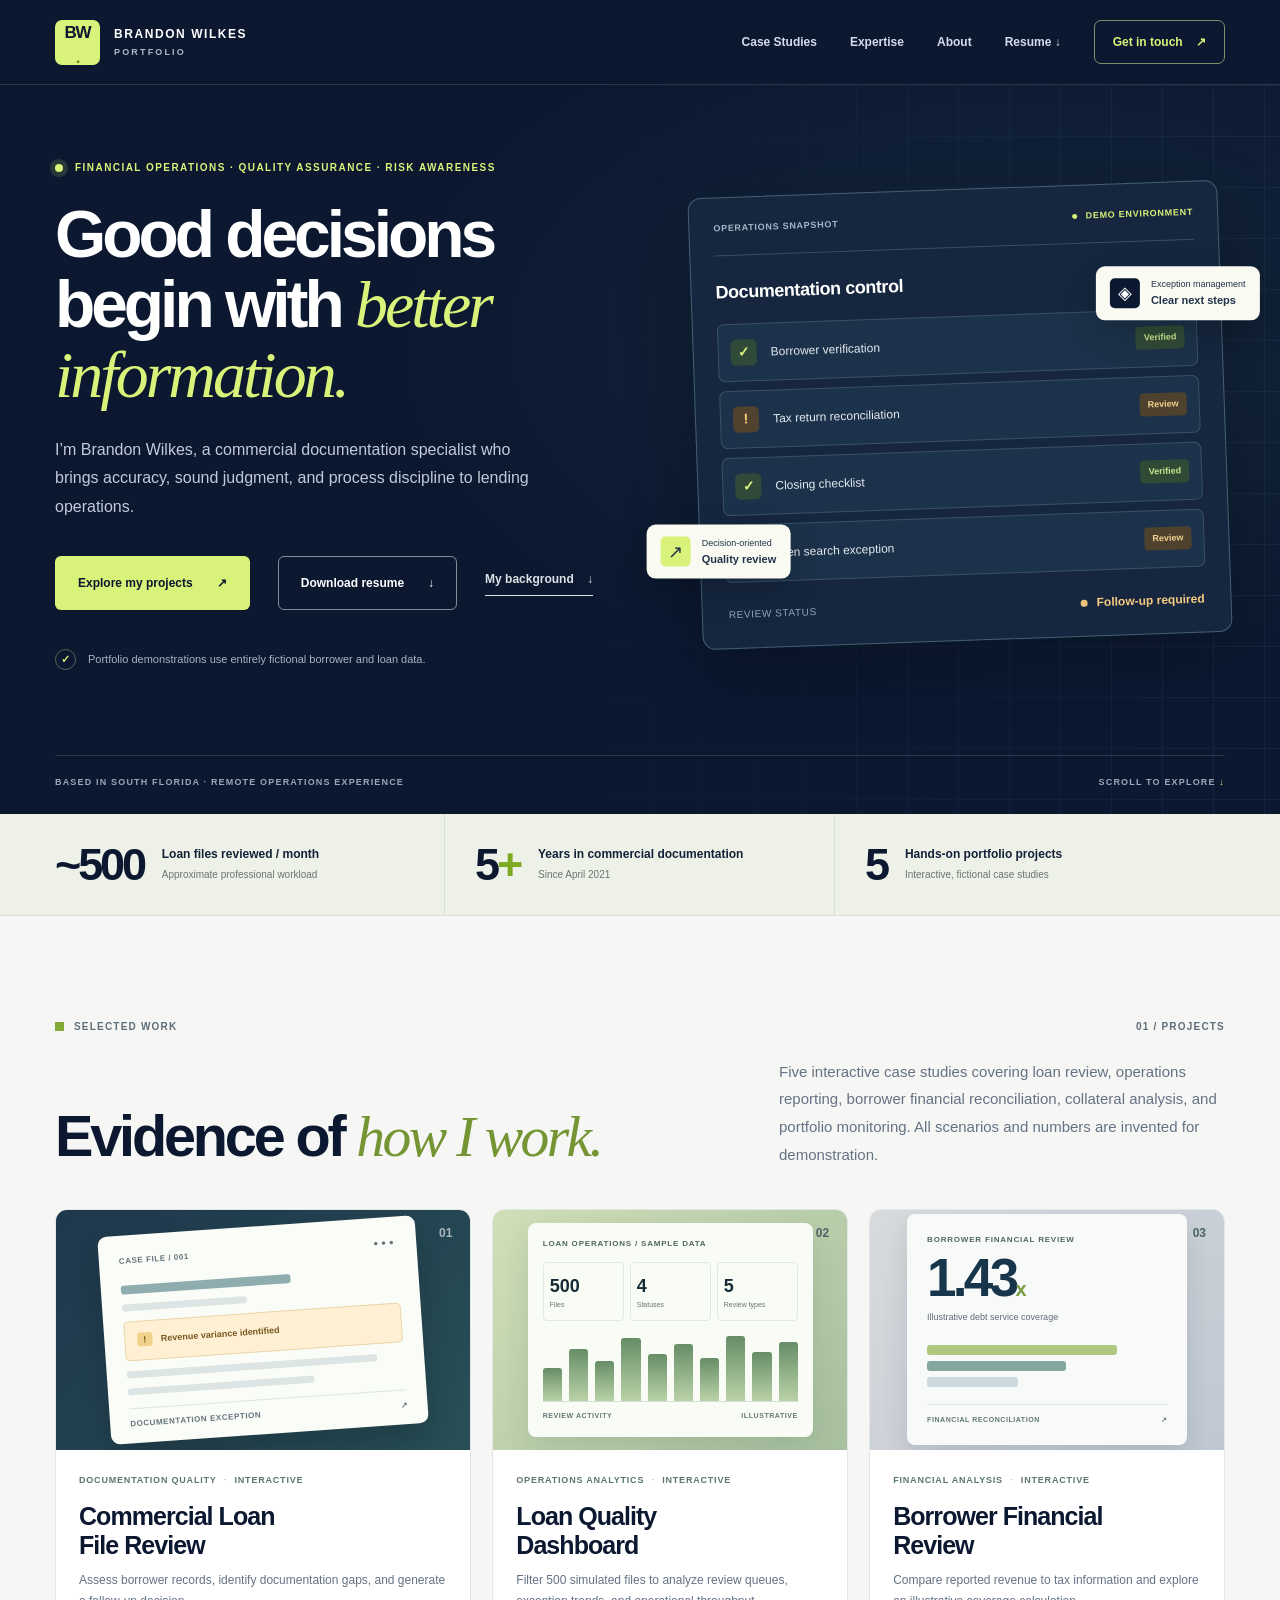
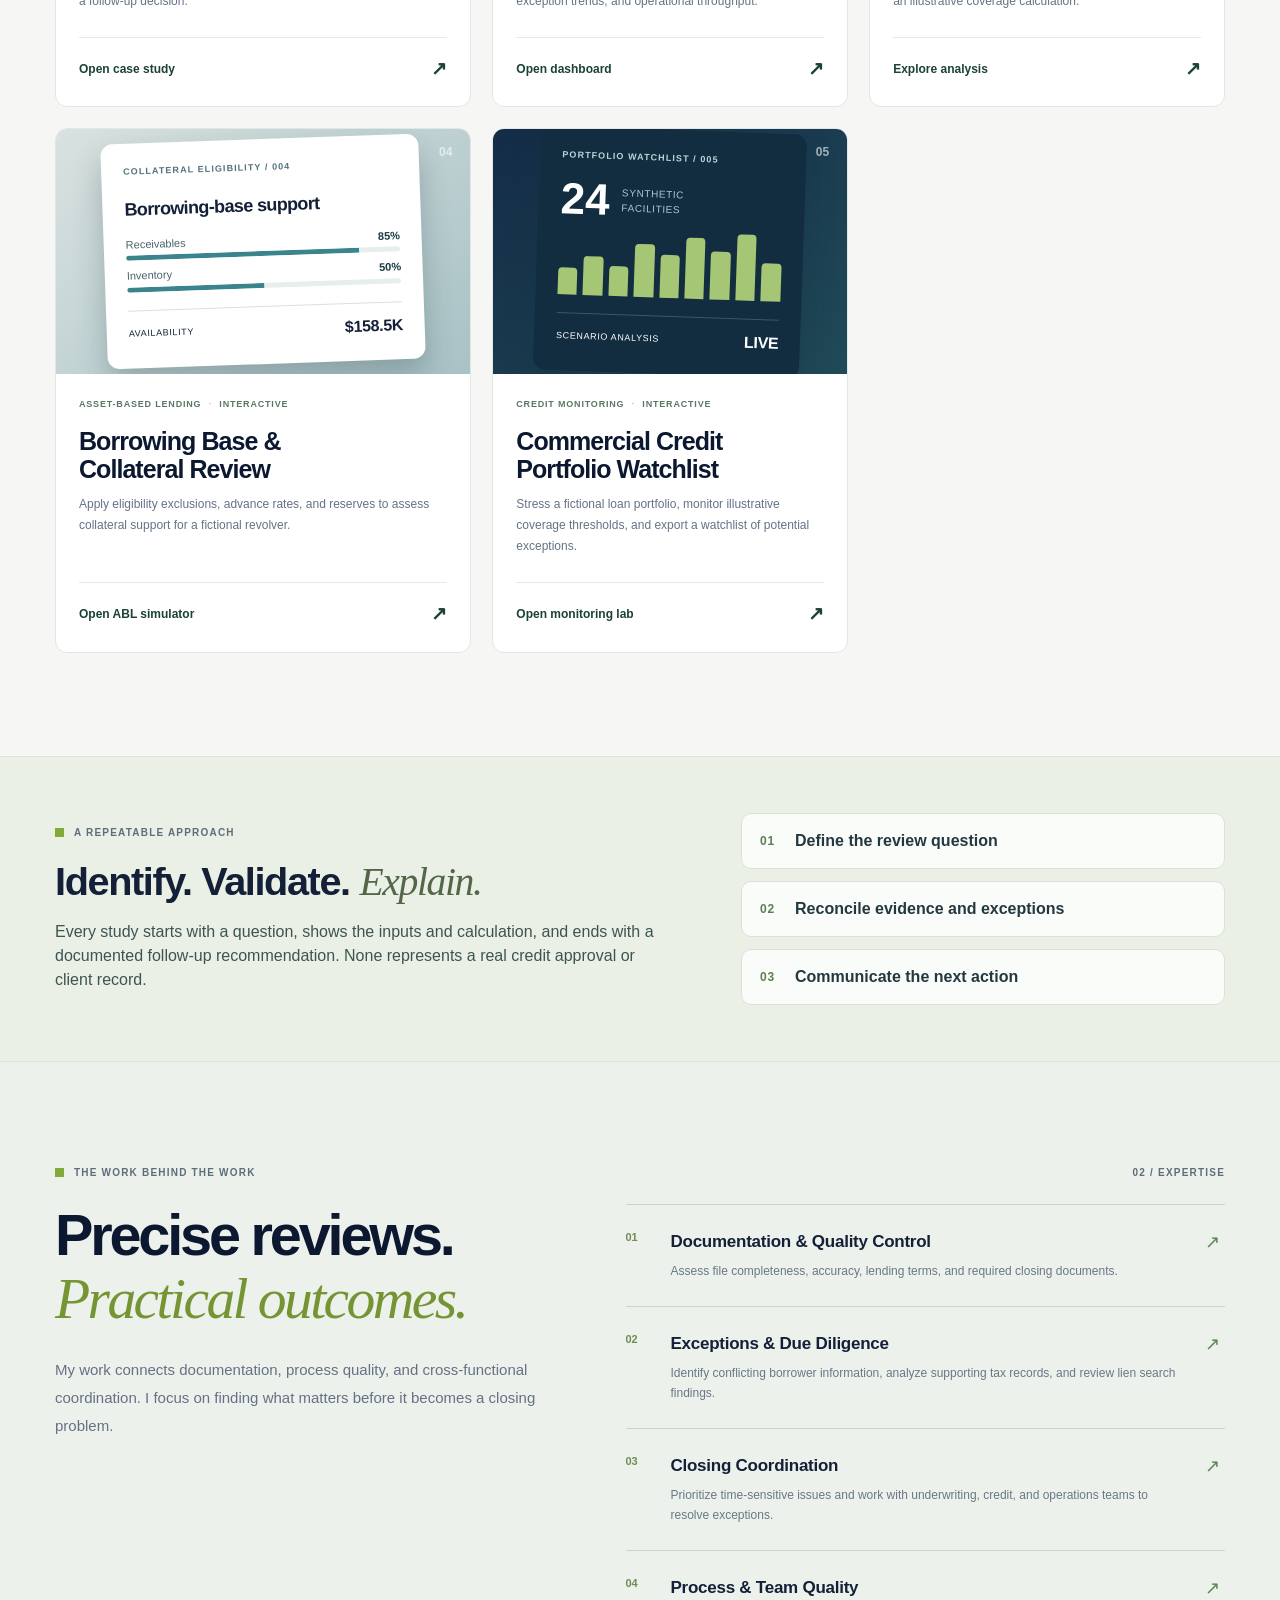
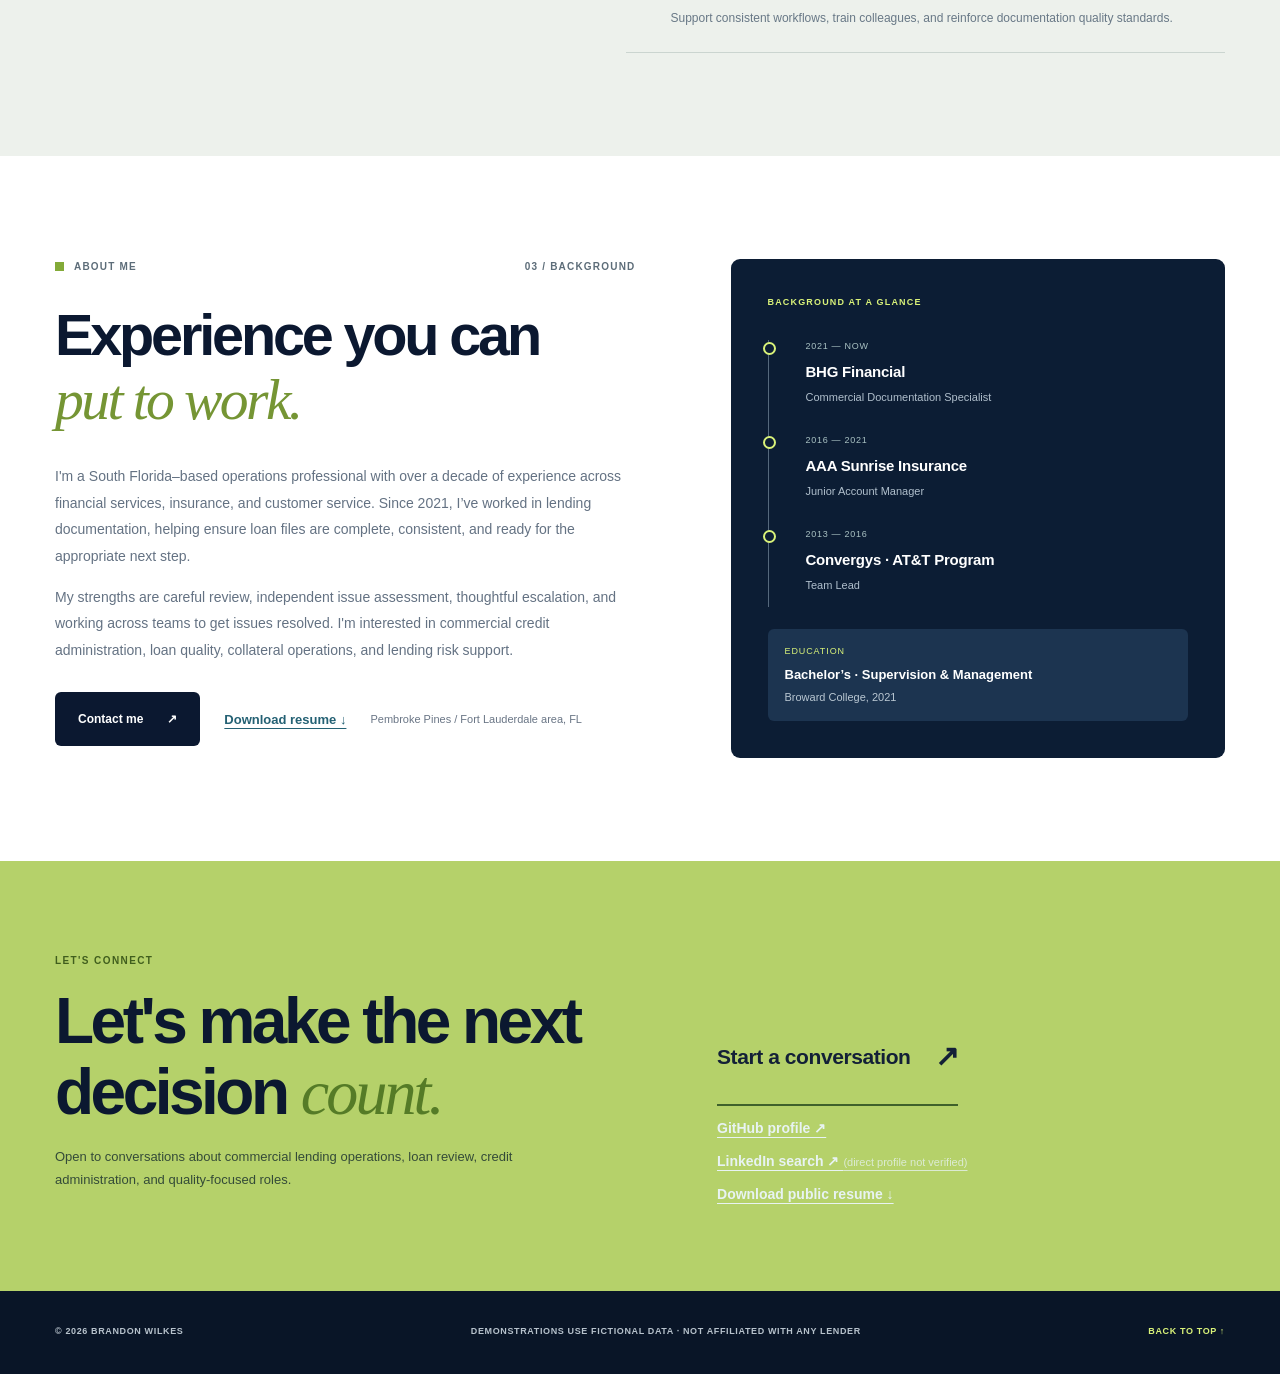
<file: index.html>
<!doctype html>
<html lang="en">
<head>
  <meta charset="utf-8">
  <meta name="viewport" content="width=device-width, initial-scale=1">
  <meta name="theme-color" content="#0b1830">
  <meta name="description" content="Portfolio of Brandon Wilkes — commercial lending operations, documentation quality, and credit review. Explore interactive projects using fictional sample data.">
  <title>Brandon Wilkes | Commercial Lending & Credit Operations</title>
  <link rel="icon" type="image/svg+xml" href="assets/favicon.svg">
  <link rel="stylesheet" href="assets/styles.css">
  <script src="assets/site.js" defer></script>
</head>
<body>
  <a class="skip-link" href="#main">Skip to content</a>
  <header class="site-header">
    <div class="container header-inner">
      <a class="brand" href="index.html" aria-label="Brandon Wilkes — home"><span class="brand-mark">BW<span>.</span></span><span class="brand-wordmark">BRANDON WILKES <small>PORTFOLIO</small></span></a>
      <button class="menu-toggle" type="button" aria-expanded="false" aria-controls="site-nav" aria-label="Toggle navigation"><span></span><span></span><span></span></button>
      <nav class="site-nav" id="site-nav" aria-label="Main navigation">
        <a href="#work">Case Studies</a><a href="#expertise">Expertise</a><a href="#about">About</a><a href="resume/Brandon_Wilkes_Resume.pdf" download="Brandon_Wilkes_Resume.pdf">Resume ↓</a>
        <a class="nav-contact" href="mailto:brandonjamalwilkes@gmail.com?subject=Portfolio%20Inquiry">Get in touch <span aria-hidden="true">↗</span></a>
      </nav>
    </div>
  </header>

  <main id="main">
    <section class="hero">
      <div class="hero-grid" aria-hidden="true"></div>
      <div class="container hero-layout">
        <div class="hero-copy">
          <div class="eyebrow light"><span class="pulse-dot"></span> FINANCIAL OPERATIONS · QUALITY ASSURANCE · RISK AWARENESS</div>
          <h1>Good decisions begin with <em>better information.</em></h1>
          <p class="hero-lede">I’m Brandon Wilkes, a commercial documentation specialist who brings accuracy, sound judgment, and process discipline to lending operations.</p>
          <div class="hero-actions"><a class="button button-primary" href="#work">Explore my projects <span aria-hidden="true">↗</span></a><a class="button button-secondary-quiet" href="resume/Brandon_Wilkes_Resume.pdf" download="Brandon_Wilkes_Resume.pdf">Download resume <span aria-hidden="true">↓</span></a><a class="text-link hero-link" href="#about">My background <span aria-hidden="true">↓</span></a></div>
          <div class="hero-note"><span class="note-icon" aria-hidden="true">✓</span><span>Portfolio demonstrations use entirely fictional borrower and loan data.</span></div>
        </div>
        <div class="hero-visual" aria-label="Illustrative file review workflow">
          <div class="visual-top"><span class="visual-label">OPERATIONS SNAPSHOT</span><span class="visual-live"><span></span> DEMO ENVIRONMENT</span></div>
          <div class="visual-heading"><span>Documentation control</span><span>01 / 05</span></div>
          <div class="review-rows">
            <div class="review-row"><span class="row-symbol green">✓</span><span class="review-key">Borrower verification</span><span class="row-tag complete">Verified</span></div>
            <div class="review-row"><span class="row-symbol amber">!</span><span class="review-key">Tax return reconciliation</span><span class="row-tag pending">Review</span></div>
            <div class="review-row"><span class="row-symbol green">✓</span><span class="review-key">Closing checklist</span><span class="row-tag complete">Verified</span></div>
            <div class="review-row"><span class="row-symbol amber">!</span><span class="review-key">Lien search exception</span><span class="row-tag pending">Review</span></div>
          </div>
          <div class="visual-bottom"><span>REVIEW STATUS</span><strong><span class="status-dot"></span> Follow-up required</strong></div>
          <div class="visual-float float-left"><span class="float-icon">↗</span><span>Decision-oriented<br><strong>Quality review</strong></span></div>
          <div class="visual-float float-right"><span class="float-icon dark">◈</span><span>Exception management<br><strong>Clear next steps</strong></span></div>
        </div>
      </div>
      <div class="container hero-foot"><span>BASED IN SOUTH FLORIDA · REMOTE OPERATIONS EXPERIENCE</span><span>SCROLL TO EXPLORE <span aria-hidden="true">↓</span></span></div>
    </section>

    <section class="proof-strip" aria-label="Experience highlights"><div class="container proof-grid">
      <div class="proof-item"><strong>~500</strong><span>Loan files reviewed / month <small>Approximate professional workload</small></span></div>
      <div class="proof-item"><strong>5<span>+</span></strong><span>Years in commercial documentation <small>Since April 2021</small></span></div>
      <div class="proof-item"><strong>5</strong><span>Hands-on portfolio projects <small>Interactive, fictional case studies</small></span></div>
    </div></section>

    <section class="section projects-section" id="work"><div class="container">
      <div class="section-topline"><span class="section-label"><span class="label-square"></span> SELECTED WORK</span><span class="section-index">01 / PROJECTS</span></div>
      <div class="section-intro"><h2>Evidence of <em>how I work.</em></h2><p>Five interactive case studies covering loan review, operations reporting, borrower financial reconciliation, collateral analysis, and portfolio monitoring. All scenarios and numbers are invented for demonstration.</p></div>
      <div class="project-grid">
        <a href="projects/loan-review.html" class="project-card project-featured"><div class="project-art art-a"><div class="art-sheet"><div class="art-sheet-top"><span>CASE FILE / 001</span><span>●●●</span></div><div class="art-sheet-line line-strong"></div><div class="art-sheet-line line-short"></div><div class="art-sheet-alert"><span>!</span> Revenue variance identified</div><div class="art-sheet-line"></div><div class="art-sheet-line line-medium"></div><div class="art-sheet-end">DOCUMENTATION EXCEPTION <span>↗</span></div></div><span class="art-corner">01</span></div><div class="project-info"><div class="project-meta">DOCUMENTATION QUALITY <span>·</span> INTERACTIVE</div><h3>Commercial Loan<br>File Review</h3><p>Assess borrower records, identify documentation gaps, and generate a follow-up decision.</p><span class="project-cta">Open case study <span aria-hidden="true">↗</span></span></div></a>
        <a href="projects/operations-dashboard.html" class="project-card"><div class="project-art art-b"><div class="dash-mock"><div class="dash-title">LOAN OPERATIONS / SAMPLE DATA</div><div class="dash-mini-stats"><span><b>500</b>Files</span><span><b>4</b>Statuses</span><span><b>5</b>Review types</span></div><div class="dash-chart"><i style="height:48%"></i><i style="height:77%"></i><i style="height:59%"></i><i style="height:93%"></i><i style="height:69%"></i><i style="height:84%"></i><i style="height:63%"></i><i style="height:96%"></i><i style="height:72%"></i><i style="height:87%"></i></div><div class="dash-bottom"><span>REVIEW ACTIVITY</span><span>ILLUSTRATIVE</span></div></div><span class="art-corner">02</span></div><div class="project-info"><div class="project-meta">OPERATIONS ANALYTICS <span>·</span> INTERACTIVE</div><h3>Loan Quality<br>Dashboard</h3><p>Filter 500 simulated files to analyze review queues, exception trends, and operational throughput.</p><span class="project-cta">Open dashboard <span aria-hidden="true">↗</span></span></div></a>
        <a href="projects/financial-review.html" class="project-card"><div class="project-art art-c"><div class="finance-mock"><div class="finance-mini-title">BORROWER FINANCIAL REVIEW</div><div class="finance-number">1.43<span>x</span></div><div class="finance-sub">Illustrative debt service coverage</div><div class="finance-bars"><span style="width:79%"></span><span style="width:58%"></span><span style="width:38%"></span></div><div class="finance-mini-footer"><span>FINANCIAL RECONCILIATION</span><span>↗</span></div></div><span class="art-corner">03</span></div><div class="project-info"><div class="project-meta">FINANCIAL ANALYSIS <span>·</span> INTERACTIVE</div><h3>Borrower Financial<br>Review</h3><p>Compare reported revenue to tax information and explore an illustrative coverage calculation.</p><span class="project-cta">Explore analysis <span aria-hidden="true">↗</span></span></div></a>

        <a href="projects/borrowing-base.html" class="project-card project-specialist"><div class="project-art art-d"><div class="visual-finance"><span class="vfi-tag">COLLATERAL ELIGIBILITY / 004</span><div class="vfi-label">Borrowing-base support</div><div class="vfi-row"><span>Receivables</span><b>85%</b></div><div class="vfi-track"><i style="width:85%"></i></div><div class="vfi-row"><span>Inventory</span><b>50%</b></div><div class="vfi-track"><i style="width:50%"></i></div><div class="vfi-total">AVAILABILITY <strong>$158.5K</strong></div></div><span class="art-corner">04</span></div><div class="project-info"><div class="project-meta">ASSET-BASED LENDING <span>·</span> INTERACTIVE</div><h3>Borrowing Base &amp;<br>Collateral Review</h3><p>Apply eligibility exclusions, advance rates, and reserves to assess collateral support for a fictional revolver.</p><span class="project-cta">Open ABL simulator <span aria-hidden="true">↗</span></span></div></a>
        <a href="projects/portfolio-monitoring.html" class="project-card project-specialist"><div class="project-art art-e"><div class="visual-monitor"><span class="vfi-tag">PORTFOLIO WATCHLIST / 005</span><div class="visual-monitor-kpi"><strong>24</strong><span>SYNTHETIC<br>FACILITIES</span></div><div class="monitor-bars"><i style="height:40%"></i><i style="height:58%"></i><i style="height:45%"></i><i style="height:80%"></i><i style="height:65%"></i><i style="height:91%"></i><i style="height:72%"></i><i style="height:100%"></i><i style="height:57%"></i></div><div class="vfi-total">SCENARIO ANALYSIS <strong>LIVE</strong></div></div><span class="art-corner">05</span></div><div class="project-info"><div class="project-meta">CREDIT MONITORING <span>·</span> INTERACTIVE</div><h3>Commercial Credit<br>Portfolio Watchlist</h3><p>Stress a fictional loan portfolio, monitor illustrative coverage thresholds, and export a watchlist of potential exceptions.</p><span class="project-cta">Open monitoring lab <span aria-hidden="true">↗</span></span></div></a>
      </div>
    </div></section>

    <section class="method-strip"><div class="container method-inner"><div><span class="section-label"><span class="label-square"></span> A REPEATABLE APPROACH</span><h2>Identify. Validate. <em>Explain.</em></h2><p>Every study starts with a question, shows the inputs and calculation, and ends with a documented follow-up recommendation. None represents a real credit approval or client record.</p></div><div class="method-steps"><span><b>01</b> Define the review question</span><span><b>02</b> Reconcile evidence and exceptions</span><span><b>03</b> Communicate the next action</span></div></div></section>

    <section class="section expertise-section" id="expertise"><div class="container">
      <div class="section-topline"><span class="section-label"><span class="label-square"></span> THE WORK BEHIND THE WORK</span><span class="section-index">02 / EXPERTISE</span></div>
      <div class="expertise-layout"><div><h2>Precise reviews.<br><em>Practical outcomes.</em></h2><p class="section-description">My work connects documentation, process quality, and cross-functional coordination. I focus on finding what matters before it becomes a closing problem.</p></div><div class="expertise-list">
        <div class="expertise-line"><span>01</span><div><h3>Documentation & Quality Control</h3><p>Assess file completeness, accuracy, lending terms, and required closing documents.</p></div><span class="expertise-arrow">↗</span></div>
        <div class="expertise-line"><span>02</span><div><h3>Exceptions & Due Diligence</h3><p>Identify conflicting borrower information, analyze supporting tax records, and review lien search findings.</p></div><span class="expertise-arrow">↗</span></div>
        <div class="expertise-line"><span>03</span><div><h3>Closing Coordination</h3><p>Prioritize time-sensitive issues and work with underwriting, credit, and operations teams to resolve exceptions.</p></div><span class="expertise-arrow">↗</span></div>
        <div class="expertise-line"><span>04</span><div><h3>Process & Team Quality</h3><p>Support consistent workflows, train colleagues, and reinforce documentation quality standards.</p></div><span class="expertise-arrow">↗</span></div>
      </div></div>
    </div></section>

    <section class="section about-section" id="about"><div class="container about-layout">
      <div class="about-main"><div class="section-topline about-topline"><span class="section-label"><span class="label-square"></span> ABOUT ME</span><span class="section-index">03 / BACKGROUND</span></div><h2>Experience you can<br><em>put to work.</em></h2><p>I'm a South Florida–based operations professional with over a decade of experience across financial services, insurance, and customer service. Since 2021, I’ve worked in lending documentation, helping ensure loan files are complete, consistent, and ready for the appropriate next step.</p><p>My strengths are careful review, independent issue assessment, thoughtful escalation, and working across teams to get issues resolved. I'm interested in commercial credit administration, loan quality, collateral operations, and lending risk support.</p><div class="about-actions"><a class="button button-dark" href="mailto:brandonjamalwilkes@gmail.com?subject=Let's%20connect%20about%20commercial%20lending">Contact me <span aria-hidden="true">↗</span></a><a class="resume-inline-link" href="resume/Brandon_Wilkes_Resume.pdf" download="Brandon_Wilkes_Resume.pdf">Download resume ↓</a><span class="about-location">Pembroke Pines / Fort Lauderdale area, FL</span></div></div>
      <aside class="background-card"><span class="background-kicker">BACKGROUND AT A GLANCE</span><div class="timeline"><div class="timeline-item"><span class="timeline-year">2021 — NOW</span><strong>BHG Financial</strong><p>Commercial Documentation Specialist</p></div><div class="timeline-item"><span class="timeline-year">2016 — 2021</span><strong>AAA Sunrise Insurance</strong><p>Junior Account Manager</p></div><div class="timeline-item"><span class="timeline-year">2013 — 2016</span><strong>Convergys · AT&amp;T Program</strong><p>Team Lead</p></div></div><div class="education-tag"><span>EDUCATION</span><strong>Bachelor’s · Supervision &amp; Management</strong><small>Broward College, 2021</small></div></aside>
    </div></section>

    <section class="contact-section"><div class="container contact-layout"><div><span class="contact-kicker">LET'S CONNECT</span><h2>Let's make the next<br>decision <em>count.</em></h2><p>Open to conversations about commercial lending operations, loan review, credit administration, and quality-focused roles.</p></div><div class="contact-links"><a href="mailto:brandonjamalwilkes@gmail.com?subject=Portfolio%20Inquiry" class="contact-big-link" aria-label="Email Brandon Wilkes"><span>Start a conversation</span><span aria-hidden="true">↗</span></a><a href="https://github.com/mtfmobbeats-cmyk" rel="noopener noreferrer" target="_blank" class="contact-alt-link">GitHub profile ↗</a><a href="https://www.linkedin.com/search/results/people/?keywords=Brandon%20Wilkes%20BHG%20Financial" rel="noopener noreferrer" target="_blank" class="contact-alt-link" aria-label="Search LinkedIn for Brandon Wilkes; not a verified direct profile link">LinkedIn search ↗ <small>(direct profile not verified)</small></a><a href="resume/Brandon_Wilkes_Resume.pdf" download="Brandon_Wilkes_Resume.pdf" class="contact-alt-link">Download public resume ↓</a></div></div></section>
  </main>
  <footer class="site-footer"><div class="container footer-content"><span>© <span data-year>2026</span> BRANDON WILKES</span><span>DEMONSTRATIONS USE FICTIONAL DATA · NOT AFFILIATED WITH ANY LENDER</span><a href="#main">BACK TO TOP ↑</a></div></footer>
</body>
</html>
</file>
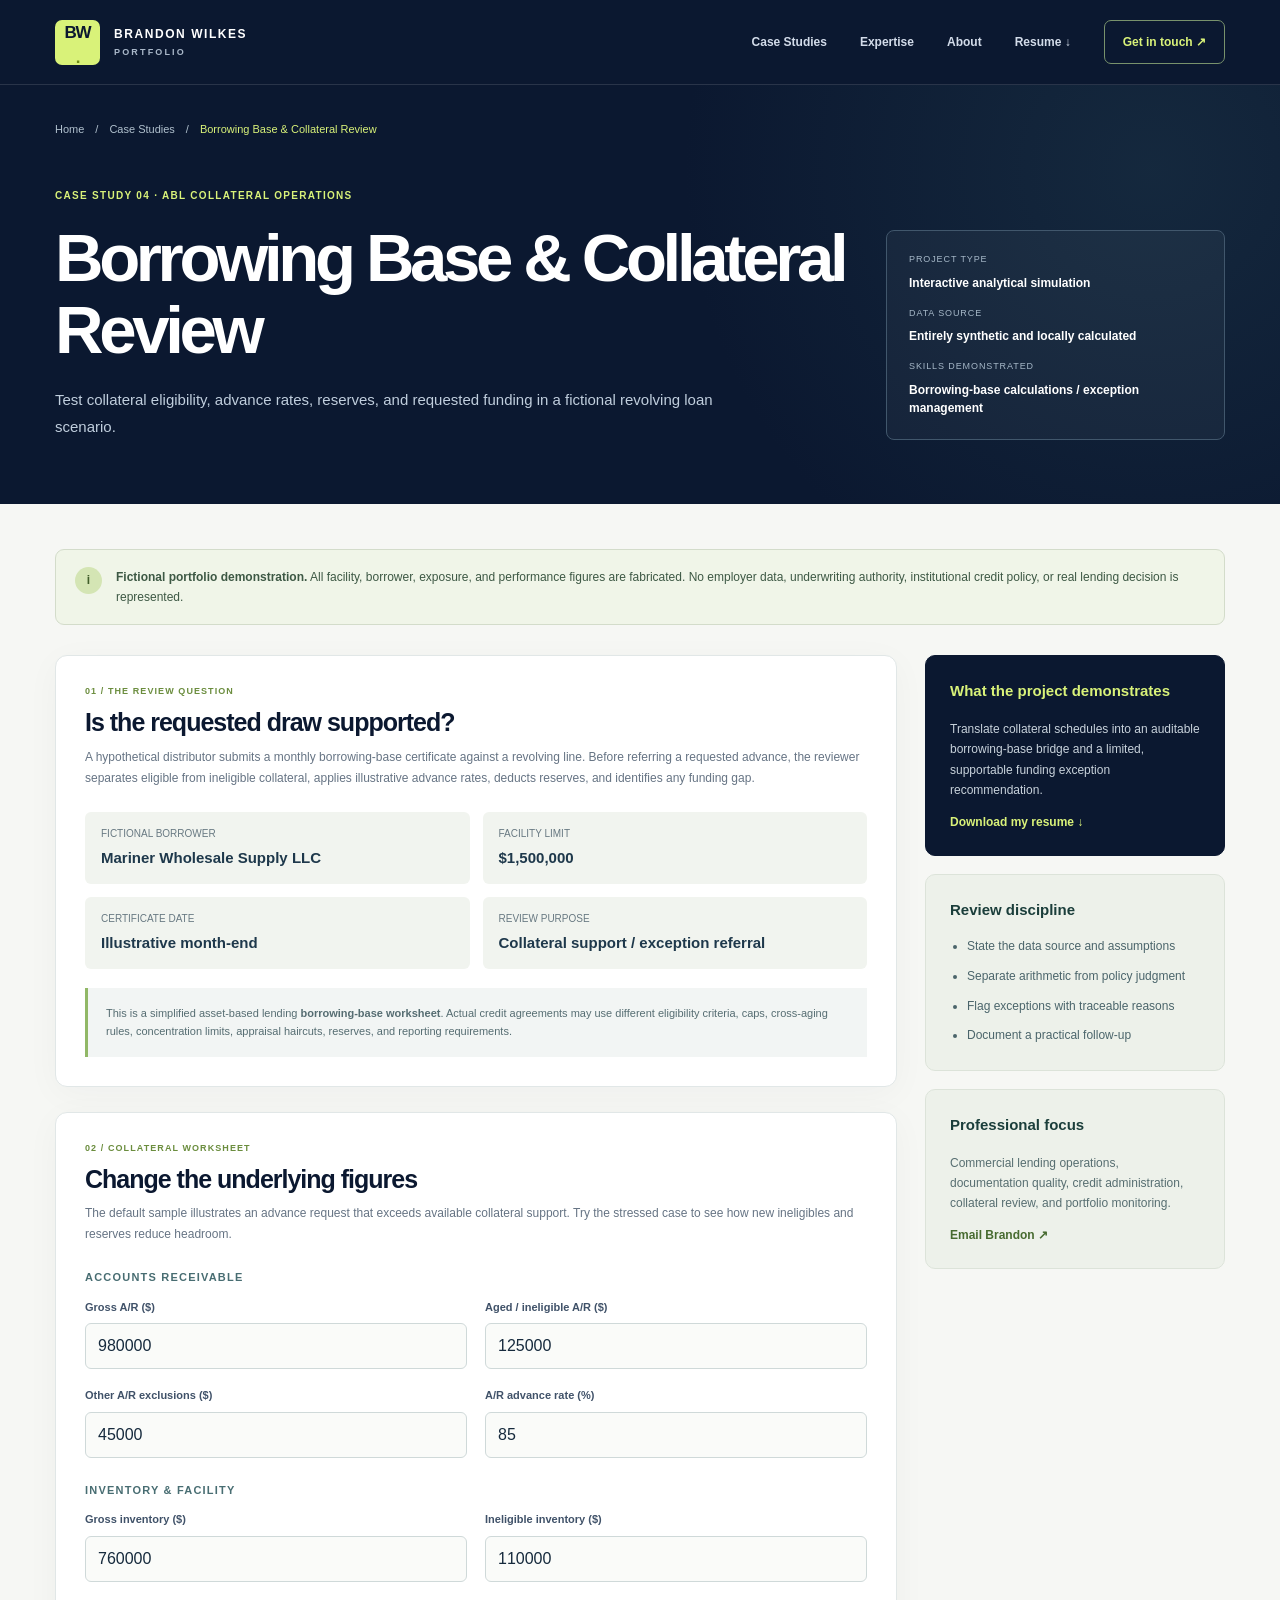
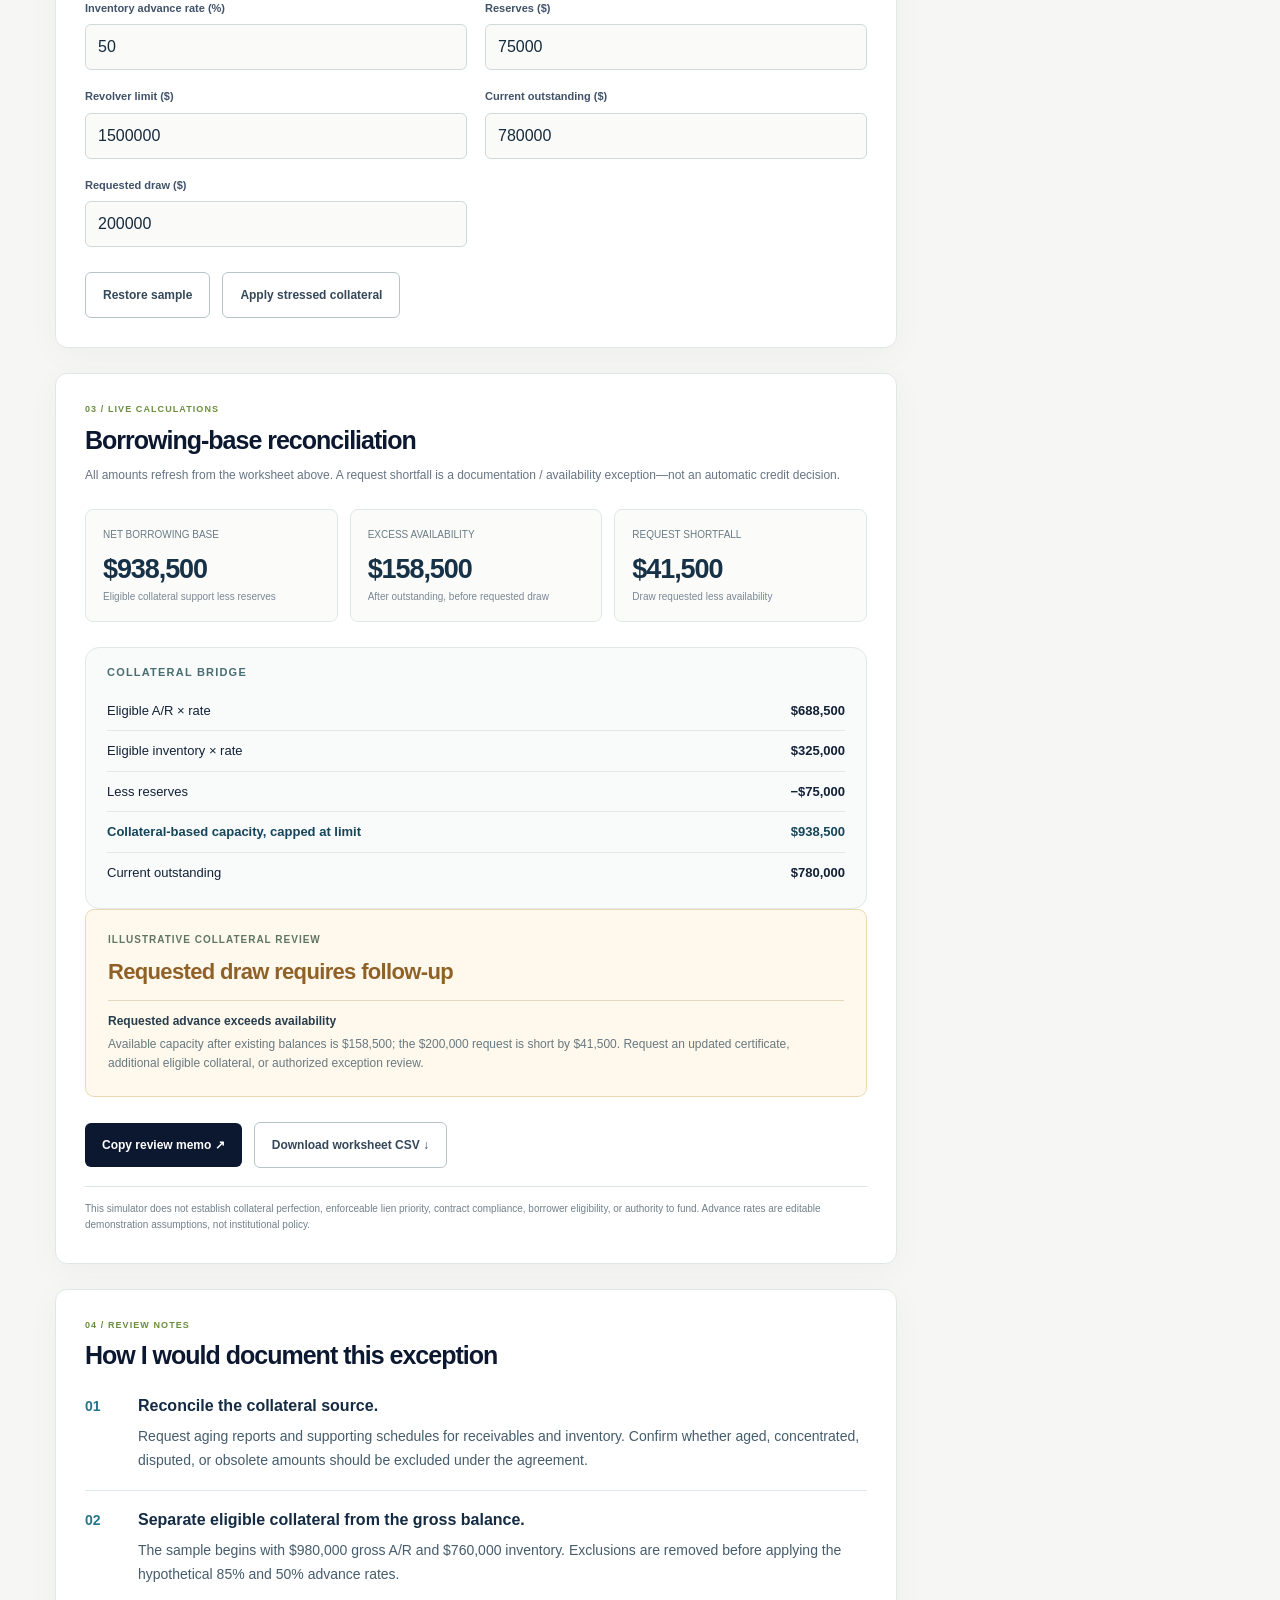
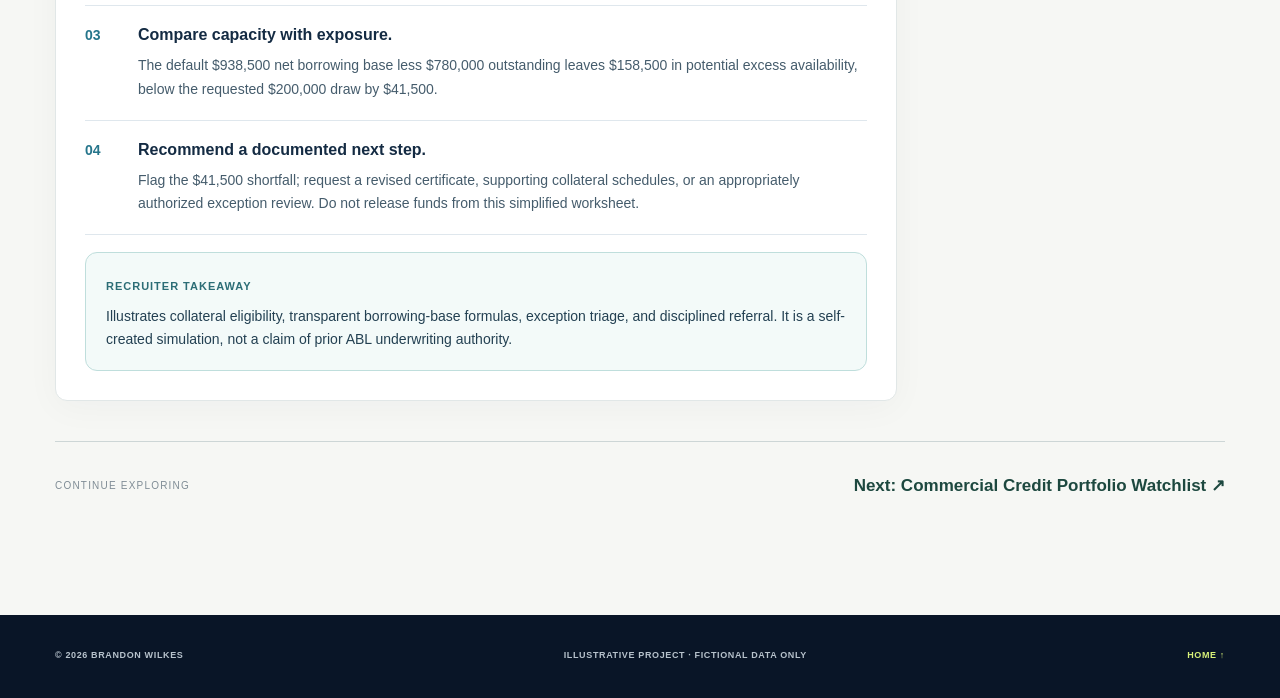
<file: projects/borrowing-base.html>
<!doctype html><html lang="en"><head><meta charset="utf-8"><meta name="viewport" content="width=device-width, initial-scale=1"><meta name="theme-color" content="#0b1830"><meta name="description" content="Interactive fictional finance case study: Borrowing Base & Collateral Review — Brandon Wilkes."><title>Borrowing Base &amp; Collateral Review | Brandon Wilkes</title><link rel="icon" type="image/svg+xml" href="../assets/favicon.svg"><link rel="stylesheet" href="../assets/styles.css"><script src="../assets/site.js" defer></script><script src="../assets/borrowing-base.js" defer></script></head>
<body><a class="skip-link" href="#main">Skip to content</a>
<header class="site-header"><div class="container header-inner"><a class="brand" href="../index.html"><span class="brand-mark">BW<span>.</span></span><span class="brand-wordmark">BRANDON WILKES<small>PORTFOLIO</small></span></a><button class="menu-toggle" type="button" aria-expanded="false" aria-controls="site-nav" aria-label="Toggle navigation"><span></span><span></span><span></span></button><nav class="site-nav" id="site-nav" aria-label="Main navigation"><a href="../index.html#work">Case Studies</a><a href="../index.html#expertise">Expertise</a><a href="../index.html#about">About</a><a href="../resume/Brandon_Wilkes_Resume.pdf" download="Brandon_Wilkes_Resume.pdf">Resume ↓</a><a class="nav-contact" href="mailto:brandonjamalwilkes@gmail.com?subject=Portfolio%20Inquiry">Get in touch ↗</a></nav></div></header>
<main id="main"><section class="case-header"><div class="container"><div class="breadcrumb"><a href="../index.html">Home</a> / <a href="../index.html#work">Case Studies</a> / <span>Borrowing Base &amp; Collateral Review</span></div><div class="case-hero-grid"><div><span class="case-tag">CASE STUDY 04 · ABL COLLATERAL OPERATIONS</span><h1>Borrowing Base &amp; Collateral Review</h1><p>Test collateral eligibility, advance rates, reserves, and requested funding in a fictional revolving loan scenario.</p></div><div class="case-meta-panel"><span>PROJECT TYPE</span><strong>Interactive analytical simulation</strong><span>DATA SOURCE</span><strong>Entirely synthetic and locally calculated</strong><span>SKILLS DEMONSTRATED</span><strong>Borrowing-base calculations / exception management</strong></div></div></div></section><div class="case-body"><div class="container"><div class="case-notice"><span class="notice-icon">i</span><span><strong>Fictional portfolio demonstration.</strong> All facility, borrower, exposure, and performance figures are fabricated. No employer data, underwriting authority, institutional credit policy, or real lending decision is represented.</span></div><div class="case-contents"><div class="case-primary">
<section class="case-panel"><span class="panel-label">01 / THE REVIEW QUESTION</span><h2>Is the requested draw supported?</h2><p class="panel-intro">A hypothetical distributor submits a monthly borrowing-base certificate against a revolving line. Before referring a requested advance, the reviewer separates eligible from ineligible collateral, applies illustrative advance rates, deducts reserves, and identifies any funding gap.</p><div class="mini-facts"><div><span>FICTIONAL BORROWER</span><strong>Mariner Wholesale Supply LLC</strong></div><div><span>FACILITY LIMIT</span><strong>$1,500,000</strong></div><div><span>CERTIFICATE DATE</span><strong>Illustrative month-end</strong></div><div><span>REVIEW PURPOSE</span><strong>Collateral support / exception referral</strong></div></div><div class="note-box">This is a simplified asset-based lending <strong>borrowing-base worksheet</strong>. Actual credit agreements may use different eligibility criteria, caps, cross-aging rules, concentration limits, appraisal haircuts, reserves, and reporting requirements.</div></section>
<section class="case-panel"><span class="panel-label">02 / COLLATERAL WORKSHEET</span><h2>Change the underlying figures</h2><p class="panel-intro">The default sample illustrates an advance request that exceeds available collateral support. Try the stressed case to see how new ineligibles and reserves reduce headroom.</p><form id="abl-form" onsubmit="return false"><div class="lab-subtitle">ACCOUNTS RECEIVABLE</div><div class="form-grid"><div class="form-field"><label for="abl-ar">Gross A/R ($)</label><input id="abl-ar" type="number" min="0" step="1000" value="980000"></div><div class="form-field"><label for="abl-aged">Aged / ineligible A/R ($)</label><input id="abl-aged" type="number" min="0" step="1000" value="125000"></div><div class="form-field"><label for="abl-concentration">Other A/R exclusions ($)</label><input id="abl-concentration" type="number" min="0" step="1000" value="45000"></div><div class="form-field"><label for="abl-ar-rate">A/R advance rate (%)</label><input id="abl-ar-rate" type="number" min="0" max="100" step="1" value="85"></div></div><div class="lab-subtitle">INVENTORY &amp; FACILITY</div><div class="form-grid"><div class="form-field"><label for="abl-inventory">Gross inventory ($)</label><input id="abl-inventory" type="number" min="0" step="1000" value="760000"></div><div class="form-field"><label for="abl-obsolete">Ineligible inventory ($)</label><input id="abl-obsolete" type="number" min="0" step="1000" value="110000"></div><div class="form-field"><label for="abl-inv-rate">Inventory advance rate (%)</label><input id="abl-inv-rate" type="number" min="0" max="100" step="1" value="50"></div><div class="form-field"><label for="abl-reserves">Reserves ($)</label><input id="abl-reserves" type="number" min="0" step="1000" value="75000"></div><div class="form-field"><label for="abl-limit">Revolver limit ($)</label><input id="abl-limit" type="number" min="0" step="1000" value="1500000"></div><div class="form-field"><label for="abl-outstanding">Current outstanding ($)</label><input id="abl-outstanding" type="number" min="0" step="1000" value="780000"></div><div class="form-field"><label for="abl-draw">Requested draw ($)</label><input id="abl-draw" type="number" min="0" step="1000" value="200000"></div></div><div class="action-row"><button type="button" class="btn btn-outline" id="abl-base">Restore sample</button><button type="button" class="btn btn-outline" id="abl-stress">Apply stressed collateral</button></div></form></section>
<section class="case-panel"><span class="panel-label">03 / LIVE CALCULATIONS</span><h2>Borrowing-base reconciliation</h2><p class="panel-intro">All amounts refresh from the worksheet above. A request shortfall is a documentation / availability exception—not an automatic credit decision.</p><div class="metric-cards"><div class="metric"><span>NET BORROWING BASE</span><strong id="abl-base-value">—</strong><small>Eligible collateral support less reserves</small></div><div class="metric"><span>EXCESS AVAILABILITY</span><strong id="abl-availability">—</strong><small>After outstanding, before requested draw</small></div><div class="metric"><span>REQUEST SHORTFALL</span><strong id="abl-shortfall">—</strong><small>Draw requested less availability</small></div></div><div class="stacked-analytics"><div class="lab-subtitle">COLLATERAL BRIDGE</div><div class="bridge-row"><span>Eligible A/R × rate</span><b id="abl-ar-support">—</b></div><div class="bridge-row"><span>Eligible inventory × rate</span><b id="abl-inv-support">—</b></div><div class="bridge-row"><span>Less reserves</span><b id="abl-reserve-out">—</b></div><div class="bridge-row total"><span>Collateral-based capacity, capped at limit</span><b id="abl-capacity">—</b></div><div class="bridge-row"><span>Current outstanding</span><b id="abl-outstanding-out">—</b></div></div><div class="output-card needs-review" id="abl-output" aria-live="polite"><div class="output-heading">ILLUSTRATIVE COLLATERAL REVIEW</div><div class="output-status" id="abl-status">Follow-up required</div><ul class="finding-list" id="abl-findings"></ul></div><div class="action-row"><button class="btn" type="button" id="abl-copy">Copy review memo ↗</button><button class="btn btn-outline" type="button" id="abl-csv">Download worksheet CSV ↓</button></div><div class="disclaimer">This simulator does not establish collateral perfection, enforceable lien priority, contract compliance, borrower eligibility, or authority to fund. Advance rates are editable demonstration assumptions, not institutional policy.</div></section>
<section class="case-panel decision-walkthrough"><span class="panel-label">04 / REVIEW NOTES</span><h2>How I would document this exception</h2><ol class="reasoning-steps"><li><strong>Reconcile the collateral source.</strong><p>Request aging reports and supporting schedules for receivables and inventory. Confirm whether aged, concentrated, disputed, or obsolete amounts should be excluded under the agreement.</p></li><li><strong>Separate eligible collateral from the gross balance.</strong><p>The sample begins with $980,000 gross A/R and $760,000 inventory. Exclusions are removed before applying the hypothetical 85% and 50% advance rates.</p></li><li><strong>Compare capacity with exposure.</strong><p>The default $938,500 net borrowing base less $780,000 outstanding leaves $158,500 in potential excess availability, below the requested $200,000 draw by $41,500.</p></li><li><strong>Recommend a documented next step.</strong><p>Flag the $41,500 shortfall; request a revised certificate, supporting collateral schedules, or an appropriately authorized exception review. Do not release funds from this simplified worksheet.</p></li></ol><div class="decision-takeaway"><span>RECRUITER TAKEAWAY</span><p>Illustrates collateral eligibility, transparent borrowing-base formulas, exception triage, and disciplined referral. It is a self-created simulation, not a claim of prior ABL underwriting authority.</p></div></section>
</div><aside class="case-sidebar"><section class="sidebar-panel dark"><h3>What the project demonstrates</h3><p>Translate collateral schedules into an auditable borrowing-base bridge and a limited, supportable funding exception recommendation.</p><a class="side-link" href="../resume/Brandon_Wilkes_Resume.pdf" download="Brandon_Wilkes_Resume.pdf">Download my resume ↓</a></section><section class="sidebar-panel"><h3>Review discipline</h3><ul><li>State the data source and assumptions</li><li>Separate arithmetic from policy judgment</li><li>Flag exceptions with traceable reasons</li><li>Document a practical follow-up</li></ul></section><section class="sidebar-panel"><h3>Professional focus</h3><p>Commercial lending operations, documentation quality, credit administration, collateral review, and portfolio monitoring.</p><a class="side-link" href="mailto:brandonjamalwilkes@gmail.com?subject=Portfolio%20Inquiry">Email Brandon ↗</a></section></aside></div><div class="case-next"><span>CONTINUE EXPLORING</span><a href="portfolio-monitoring.html">Next: Commercial Credit Portfolio Watchlist ↗</a></div></div></div></main><footer class="site-footer"><div class="container footer-content"><span>© <span data-year>2026</span> BRANDON WILKES</span><span>ILLUSTRATIVE PROJECT · FICTIONAL DATA ONLY</span><a href="../index.html">HOME ↑</a></div></footer></body></html>
</file>
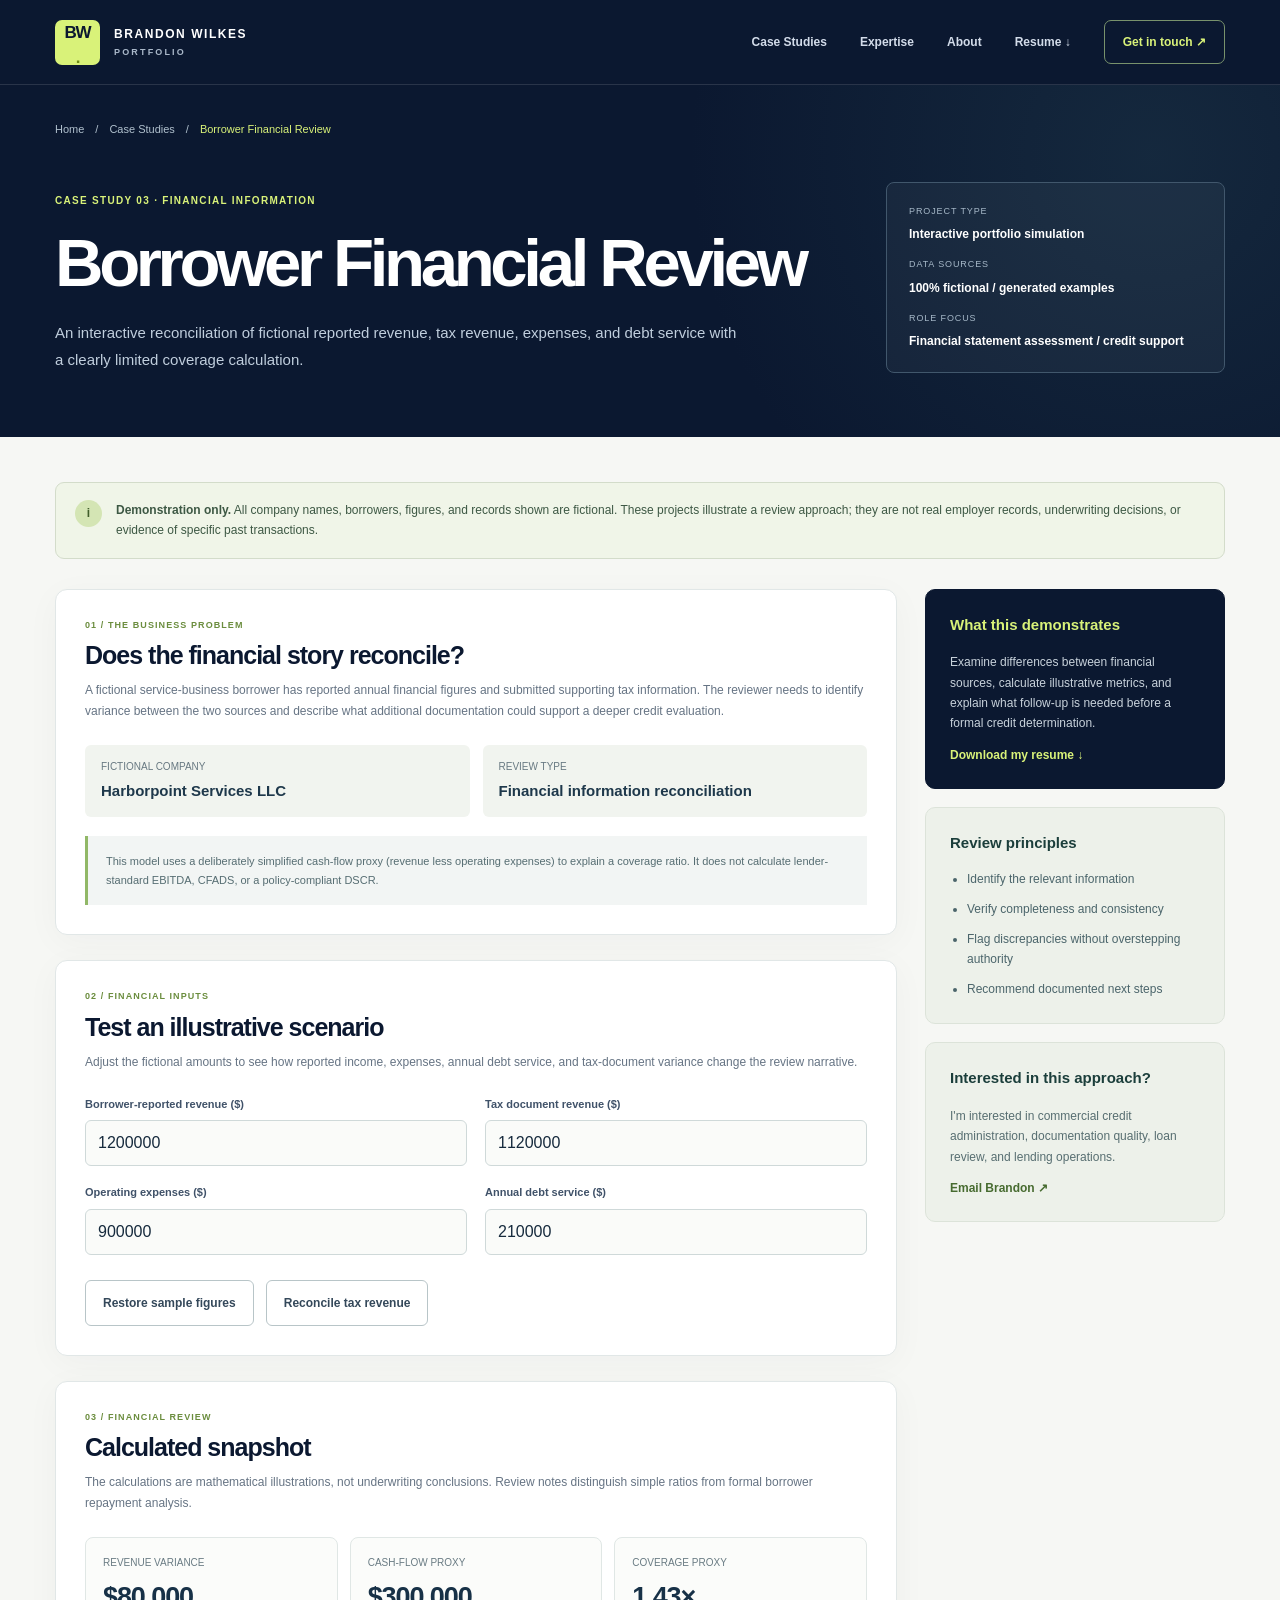
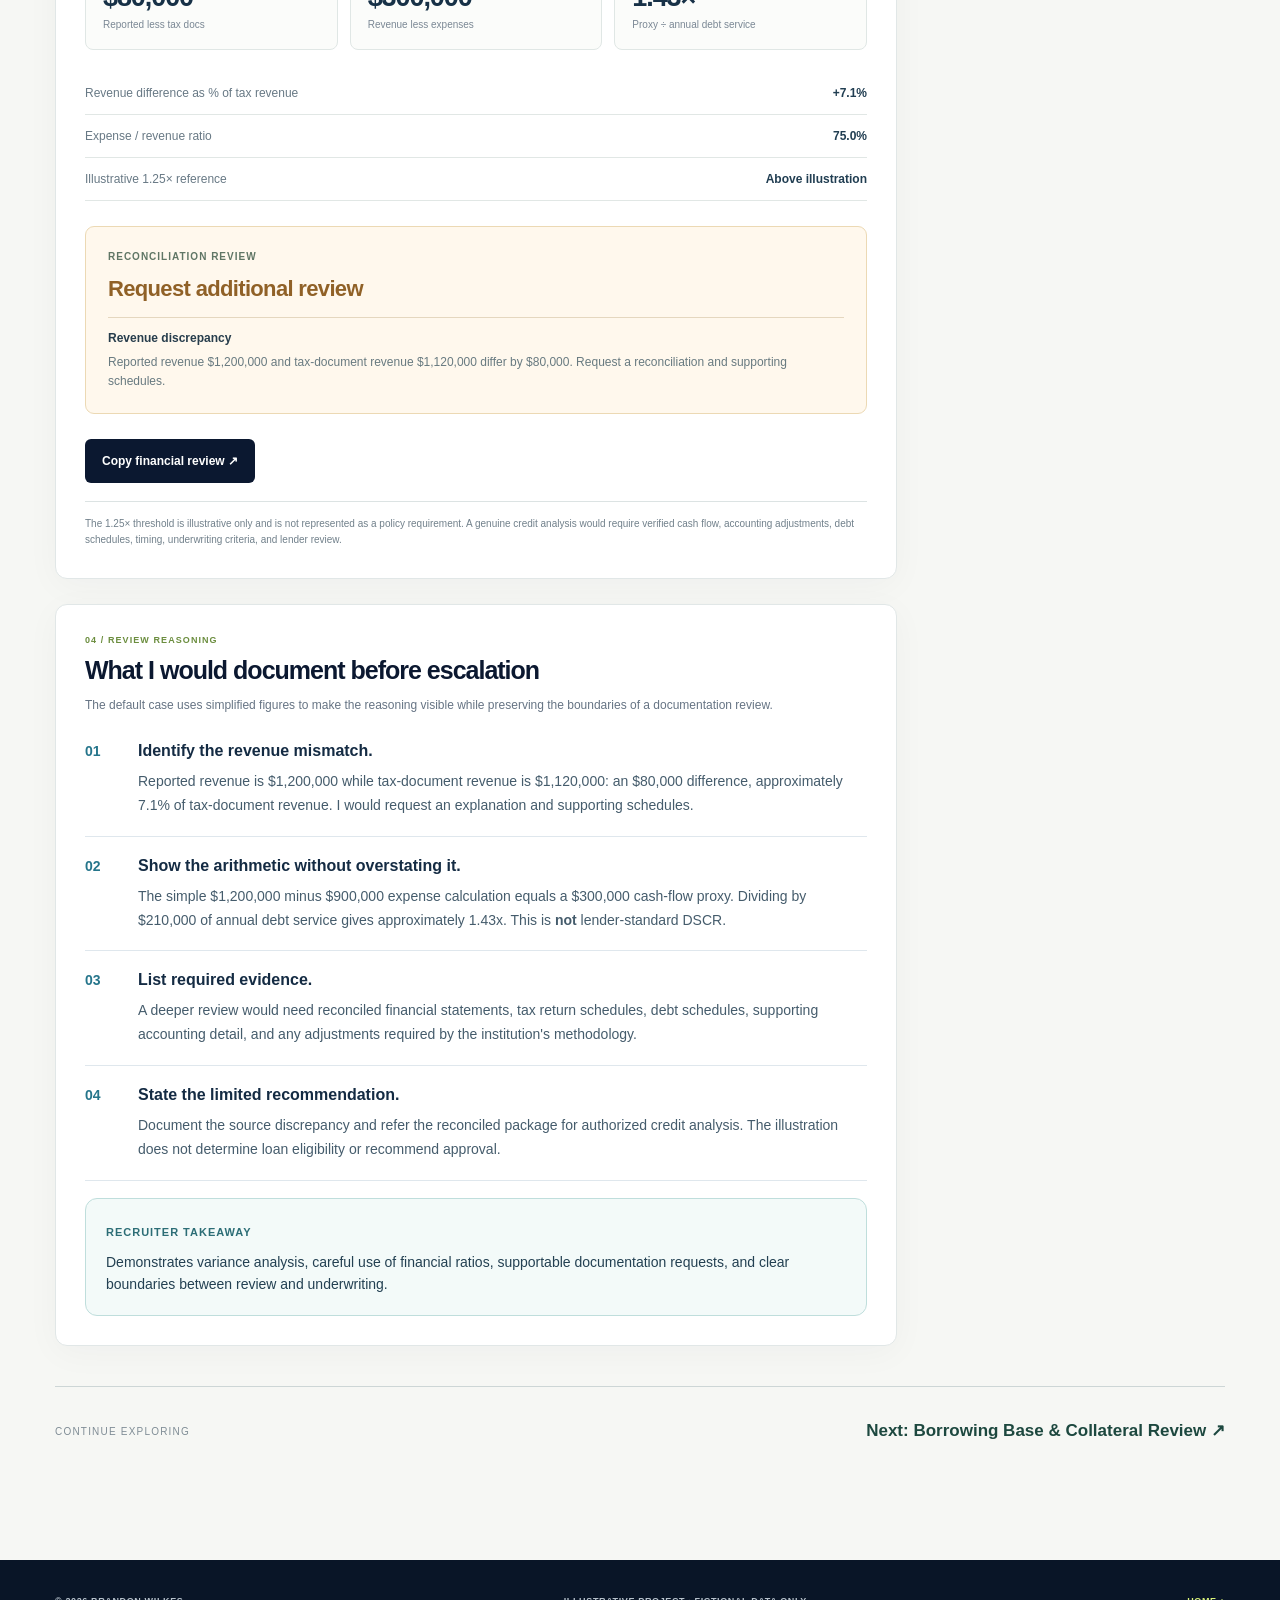
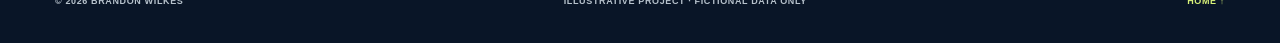
<file: projects/financial-review.html>
<!doctype html><html lang="en"><head><meta charset="utf-8"><meta name="viewport" content="width=device-width, initial-scale=1"><meta name="theme-color" content="#0b1830"><meta name="description" content="Interactive portfolio demonstration: Borrower Financial Review — Brandon Wilkes."><title>Borrower Financial Review | Brandon Wilkes</title><link rel="icon" type="image/svg+xml" href="../assets/favicon.svg"><link rel="stylesheet" href="../assets/styles.css"><script src="../assets/site.js" defer></script><script src="../assets/financial-review.js" defer></script></head>
<body><a class="skip-link" href="#main">Skip to content</a>
<header class="site-header"><div class="container header-inner"><a class="brand" href="../index.html"><span class="brand-mark">BW<span>.</span></span><span class="brand-wordmark">BRANDON WILKES<small>PORTFOLIO</small></span></a><button class="menu-toggle" type="button" aria-expanded="false" aria-controls="site-nav" aria-label="Toggle navigation"><span></span><span></span><span></span></button><nav class="site-nav" id="site-nav" aria-label="Main navigation"><a href="../index.html#work">Case Studies</a><a href="../index.html#expertise">Expertise</a><a href="../index.html#about">About</a><a href="../resume/Brandon_Wilkes_Resume.pdf" download="Brandon_Wilkes_Resume.pdf">Resume ↓</a><a class="nav-contact" href="mailto:brandonjamalwilkes@gmail.com?subject=Portfolio%20Inquiry">Get in touch ↗</a></nav></div></header>
<main id="main"><section class="case-header"><div class="container"><div class="breadcrumb"><a href="../index.html">Home</a> / <a href="../index.html#work">Case Studies</a> / <span>Borrower Financial Review</span></div><div class="case-hero-grid"><div><span class="case-tag">CASE STUDY 03 · FINANCIAL INFORMATION</span><h1>Borrower Financial Review</h1><p>An interactive reconciliation of fictional reported revenue, tax revenue, expenses, and debt service with a clearly limited coverage calculation.</p></div><div class="case-meta-panel"><span>PROJECT TYPE</span><strong>Interactive portfolio simulation</strong><span>DATA SOURCES</span><strong>100% fictional / generated examples</strong><span>ROLE FOCUS</span><strong>Financial statement assessment / credit support</strong></div></div></div></section>
<div class="case-body"><div class="container"><div class="case-notice"><span class="notice-icon">i</span><span><strong>Demonstration only.</strong> All company names, borrowers, figures, and records shown are fictional. These projects illustrate a review approach; they are not real employer records, underwriting decisions, or evidence of specific past transactions.</span></div><div class="case-contents"><div class="case-primary">
<section class="case-panel"><span class="panel-label">01 / THE BUSINESS PROBLEM</span><h2>Does the financial story reconcile?</h2><p class="panel-intro">A fictional service-business borrower has reported annual financial figures and submitted supporting tax information. The reviewer needs to identify variance between the two sources and describe what additional documentation could support a deeper credit evaluation.</p><div class="mini-facts"><div><span>FICTIONAL COMPANY</span><strong>Harborpoint Services LLC</strong></div><div><span>REVIEW TYPE</span><strong>Financial information reconciliation</strong></div></div><div class="note-box">This model uses a deliberately simplified cash-flow proxy (revenue less operating expenses) to explain a coverage ratio. It does not calculate lender-standard EBITDA, CFADS, or a policy-compliant DSCR.</div></section>
<section class="case-panel"><span class="panel-label">02 / FINANCIAL INPUTS</span><h2>Test an illustrative scenario</h2><p class="panel-intro">Adjust the fictional amounts to see how reported income, expenses, annual debt service, and tax-document variance change the review narrative.</p><form id="finance-form" onsubmit="return false"><div class="form-grid"><div class="form-field"><label for="fin-revenue">Borrower-reported revenue ($)</label><input id="fin-revenue" type="number" min="0" value="1200000" step="10000"></div><div class="form-field"><label for="fin-tax">Tax document revenue ($)</label><input id="fin-tax" type="number" min="0" value="1120000" step="10000"></div><div class="form-field"><label for="fin-expenses">Operating expenses ($)</label><input id="fin-expenses" type="number" min="0" value="900000" step="10000"></div><div class="form-field"><label for="fin-debt">Annual debt service ($)</label><input id="fin-debt" type="number" min="0" value="210000" step="5000"></div></div><div class="action-row"><button id="reset-finance" type="button" class="btn btn-outline">Restore sample figures</button><button id="match-finance" type="button" class="btn btn-outline">Reconcile tax revenue</button></div></form></section>
<section class="case-panel"><span class="panel-label">03 / FINANCIAL REVIEW</span><h2>Calculated snapshot</h2><p class="panel-intro">The calculations are mathematical illustrations, not underwriting conclusions. Review notes distinguish simple ratios from formal borrower repayment analysis.</p><div class="metric-cards"><div class="metric"><span>REVENUE VARIANCE</span><strong id="fin-variance">—</strong><small>Reported less tax docs</small></div><div class="metric"><span>CASH-FLOW PROXY</span><strong id="fin-cashflow">—</strong><small>Revenue less expenses</small></div><div class="metric"><span>COVERAGE PROXY</span><strong id="fin-coverage">—</strong><small>Proxy ÷ annual debt service</small></div></div><div class="calc-line"><span>Revenue difference as % of tax revenue</span><strong id="fin-percent">—</strong></div><div class="calc-line"><span>Expense / revenue ratio</span><strong id="fin-expense-ratio">—</strong></div><div class="calc-line"><span>Illustrative 1.25× reference</span><strong id="fin-reference">—</strong></div><div id="fin-output" class="output-card needs-review" style="margin-top:25px" aria-live="polite"><div class="output-heading">RECONCILIATION REVIEW</div><div id="fin-status" class="output-status">Follow-up required</div><ul id="fin-findings" class="finding-list"></ul></div><div class="action-row"><button id="copy-finance" class="btn" type="button">Copy financial review ↗</button></div><div class="disclaimer">The 1.25× threshold is illustrative only and is not represented as a policy requirement. A genuine credit analysis would require verified cash flow, accounting adjustments, debt schedules, timing, underwriting criteria, and lender review.</div></section>
<section class="case-panel decision-walkthrough" id="decision-walkthrough"><span class="panel-label">04 / REVIEW REASONING</span><h2>What I would document before escalation</h2><p class="panel-intro">The default case uses simplified figures to make the reasoning visible while preserving the boundaries of a documentation review.</p><ol class="reasoning-steps"><li><strong>Identify the revenue mismatch.</strong><p>Reported revenue is $1,200,000 while tax-document revenue is $1,120,000: an $80,000 difference, approximately 7.1% of tax-document revenue. I would request an explanation and supporting schedules.</p></li><li><strong>Show the arithmetic without overstating it.</strong><p>The simple $1,200,000 minus $900,000 expense calculation equals a $300,000 cash-flow proxy. Dividing by $210,000 of annual debt service gives approximately 1.43x. This is <b>not</b> lender-standard DSCR.</p></li><li><strong>List required evidence.</strong><p>A deeper review would need reconciled financial statements, tax return schedules, debt schedules, supporting accounting detail, and any adjustments required by the institution's methodology.</p></li><li><strong>State the limited recommendation.</strong><p>Document the source discrepancy and refer the reconciled package for authorized credit analysis. The illustration does not determine loan eligibility or recommend approval.</p></li></ol><div class="decision-takeaway"><span>RECRUITER TAKEAWAY</span><p>Demonstrates variance analysis, careful use of financial ratios, supportable documentation requests, and clear boundaries between review and underwriting.</p></div></section></div><aside class="case-sidebar"><section class="sidebar-panel dark"><h3>What this demonstrates</h3><p>Examine differences between financial sources, calculate illustrative metrics, and explain what follow-up is needed before a formal credit determination.</p><a class="side-link" href="../resume/Brandon_Wilkes_Resume.pdf" download="Brandon_Wilkes_Resume.pdf">Download my resume ↓</a></section><section class="sidebar-panel"><h3>Review principles</h3><ul><li>Identify the relevant information</li><li>Verify completeness and consistency</li><li>Flag discrepancies without overstepping authority</li><li>Recommend documented next steps</li></ul></section><section class="sidebar-panel"><h3>Interested in this approach?</h3><p>I'm interested in commercial credit administration, documentation quality, loan review, and lending operations.</p><a class="side-link" href="mailto:brandonjamalwilkes@gmail.com?subject=Portfolio%20Inquiry">Email Brandon ↗</a></section></aside></div><div class="case-next"><span>CONTINUE EXPLORING</span><a href="borrowing-base.html">Next: Borrowing Base &amp; Collateral Review ↗</a></div></div></div></main>
<footer class="site-footer"><div class="container footer-content"><span>© <span data-year>2026</span> BRANDON WILKES</span><span>ILLUSTRATIVE PROJECT · FICTIONAL DATA ONLY</span><a href="../index.html">HOME ↑</a></div></footer></body></html>
</file>
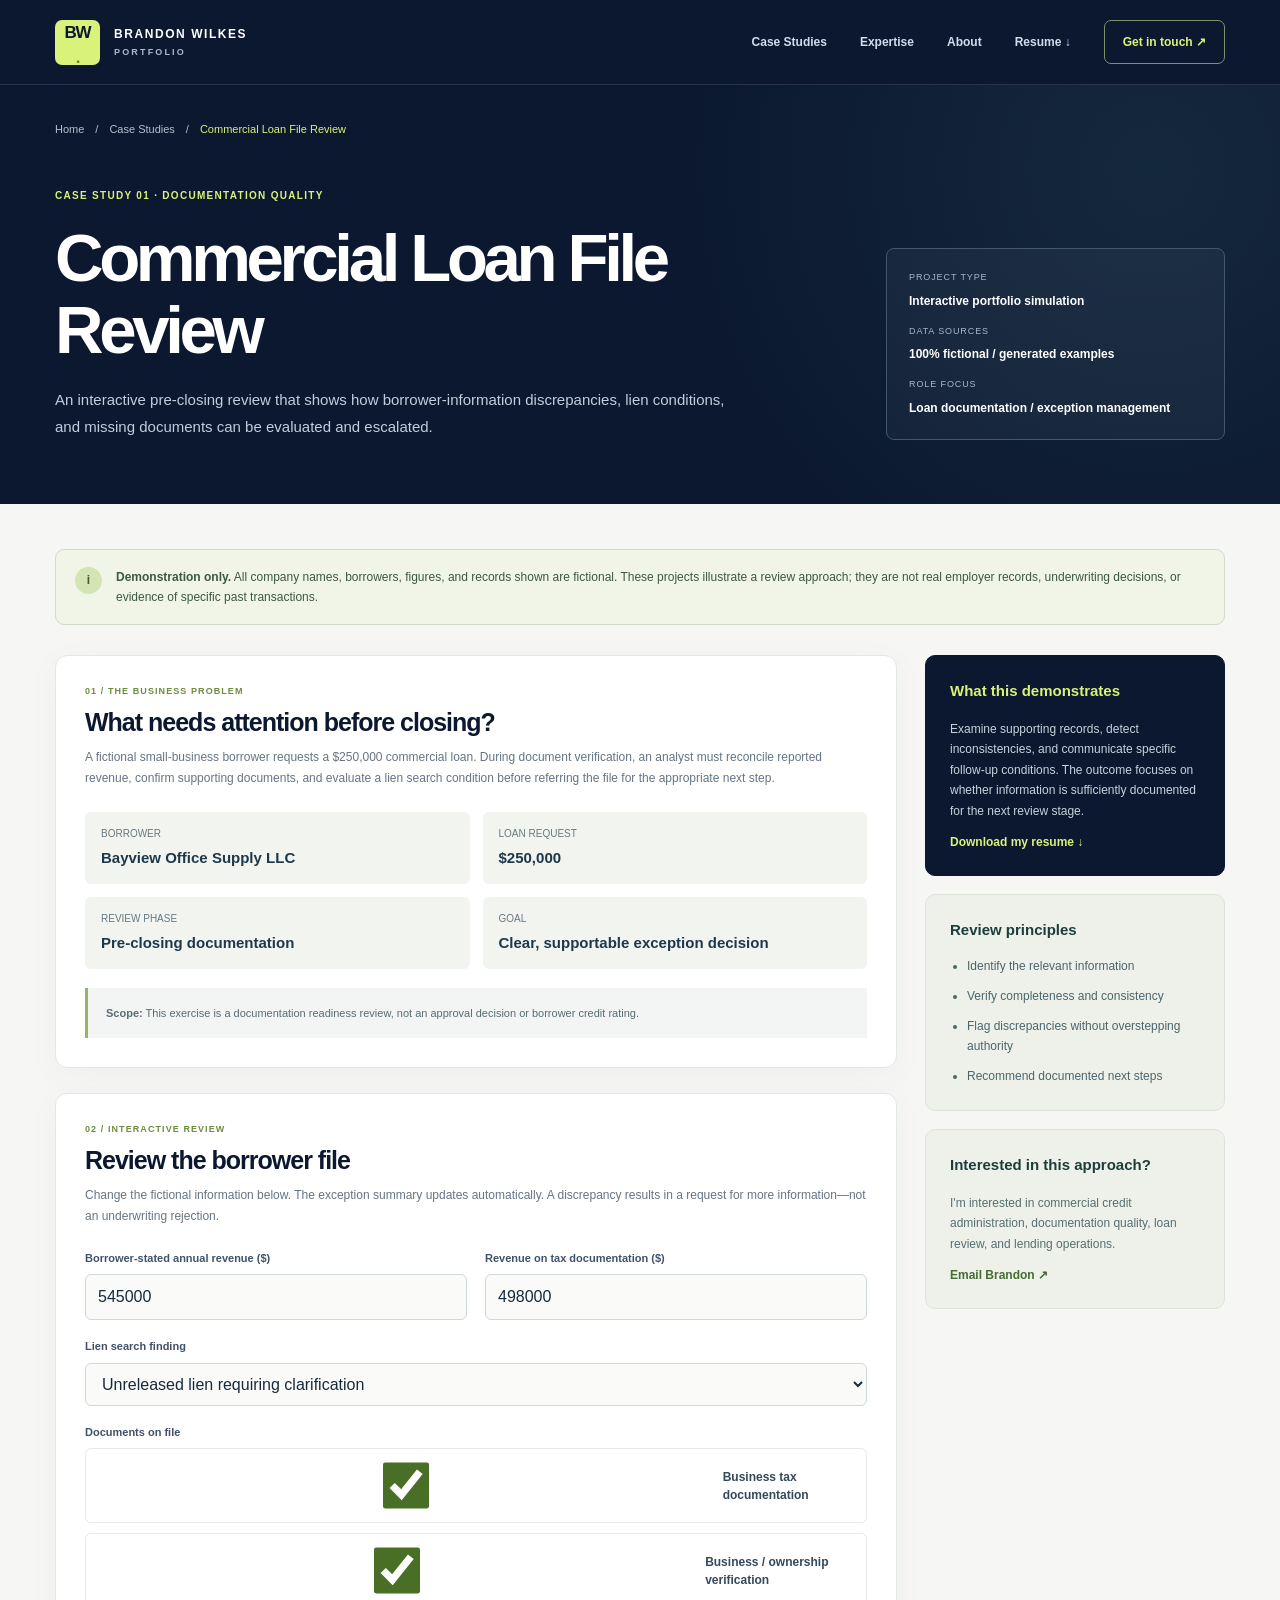
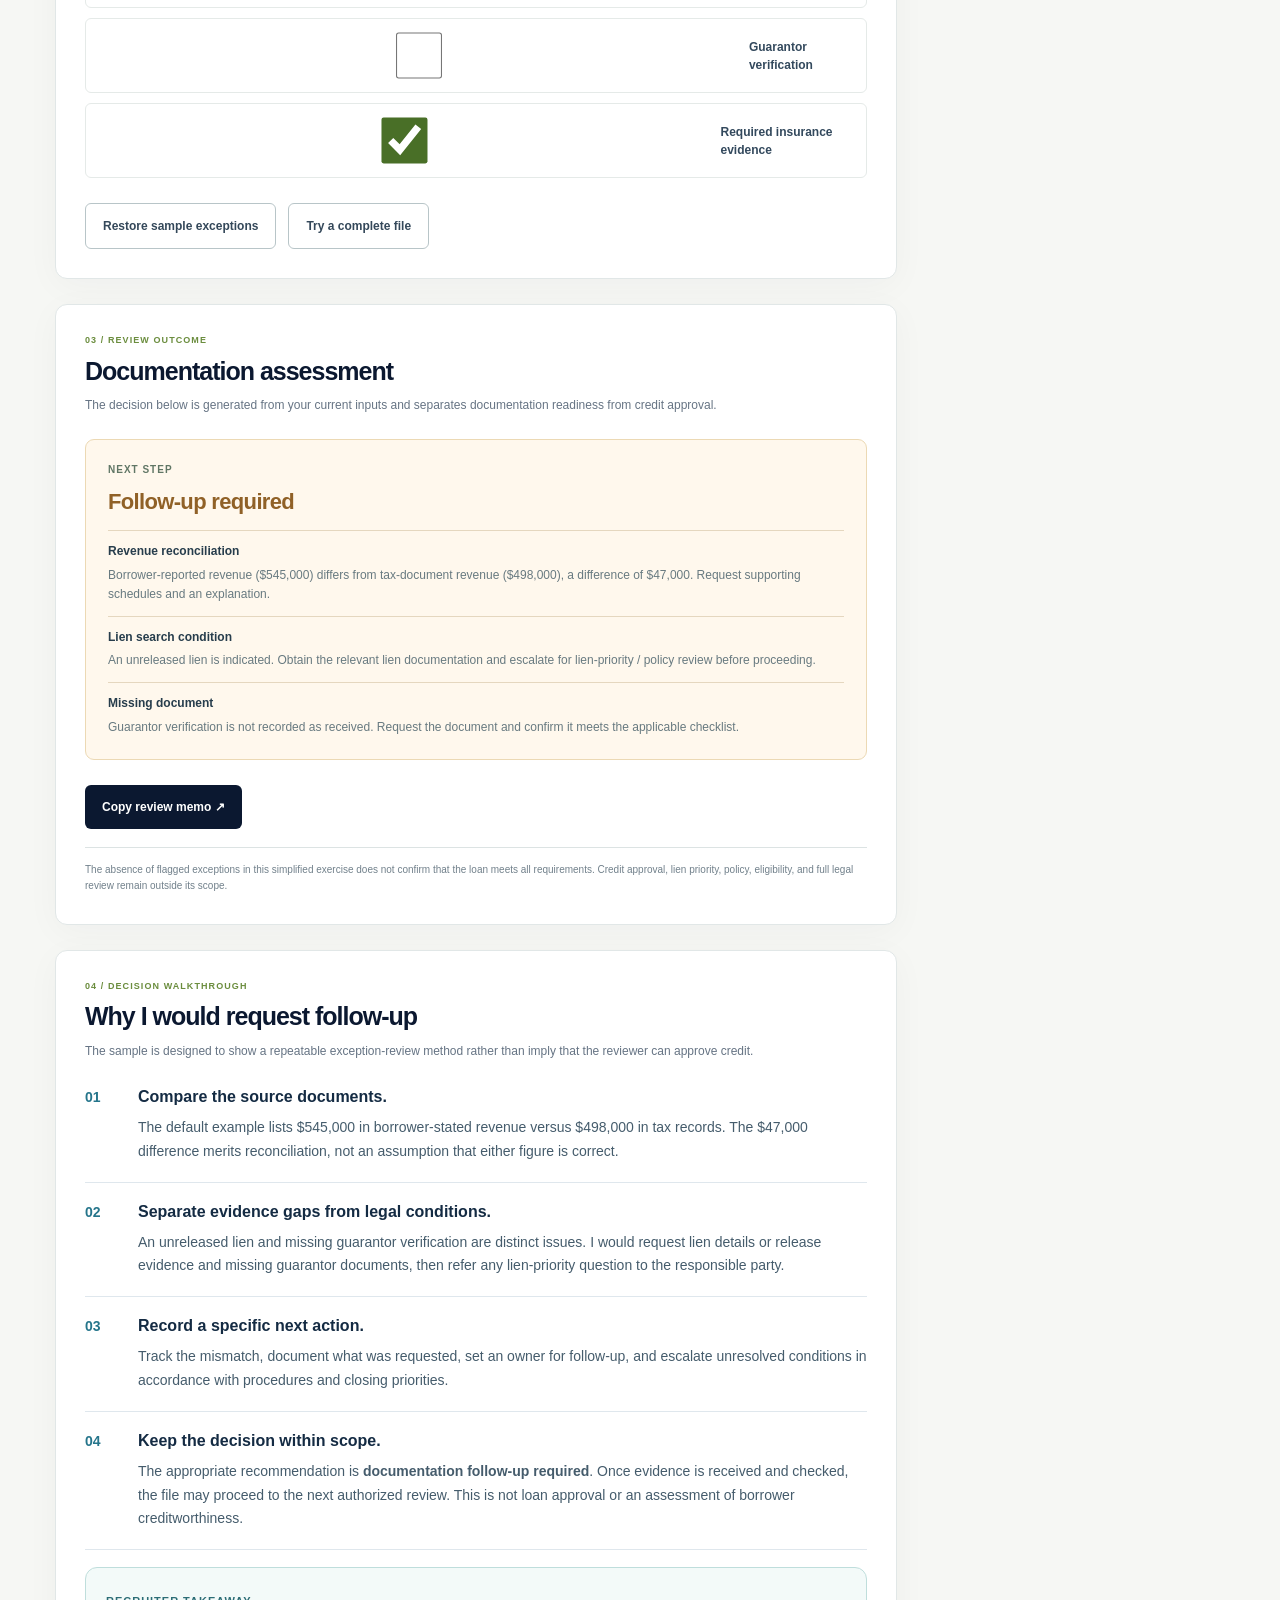
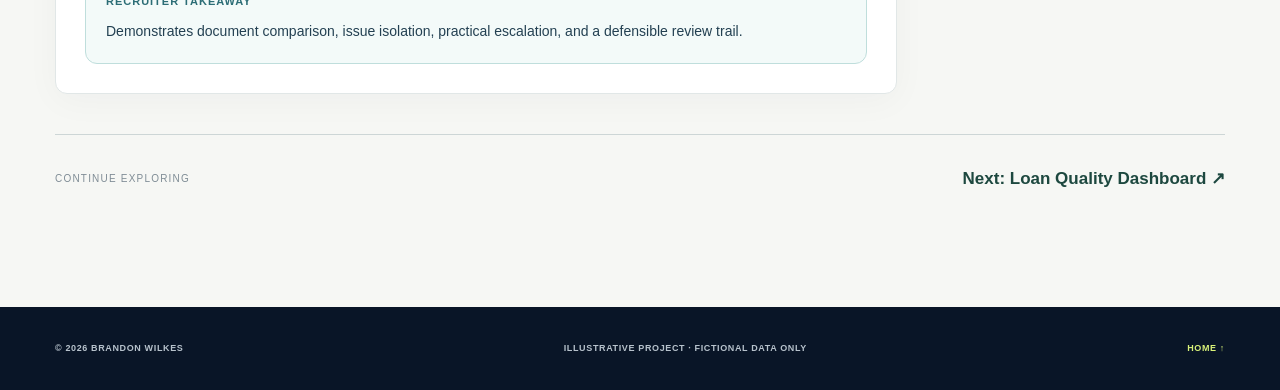
<file: projects/loan-review.html>
<!doctype html><html lang="en"><head><meta charset="utf-8"><meta name="viewport" content="width=device-width, initial-scale=1"><meta name="theme-color" content="#0b1830"><meta name="description" content="Interactive portfolio demonstration: Commercial Loan File Review — Brandon Wilkes."><title>Commercial Loan File Review | Brandon Wilkes</title><link rel="icon" type="image/svg+xml" href="../assets/favicon.svg"><link rel="stylesheet" href="../assets/styles.css"><script src="../assets/site.js" defer></script><script src="../assets/loan-review.js" defer></script></head>
<body><a class="skip-link" href="#main">Skip to content</a>
<header class="site-header"><div class="container header-inner"><a class="brand" href="../index.html"><span class="brand-mark">BW<span>.</span></span><span class="brand-wordmark">BRANDON WILKES<small>PORTFOLIO</small></span></a><button class="menu-toggle" type="button" aria-expanded="false" aria-controls="site-nav" aria-label="Toggle navigation"><span></span><span></span><span></span></button><nav class="site-nav" id="site-nav" aria-label="Main navigation"><a href="../index.html#work">Case Studies</a><a href="../index.html#expertise">Expertise</a><a href="../index.html#about">About</a><a href="../resume/Brandon_Wilkes_Resume.pdf" download="Brandon_Wilkes_Resume.pdf">Resume ↓</a><a class="nav-contact" href="mailto:brandonjamalwilkes@gmail.com?subject=Portfolio%20Inquiry">Get in touch ↗</a></nav></div></header>
<main id="main"><section class="case-header"><div class="container"><div class="breadcrumb"><a href="../index.html">Home</a> / <a href="../index.html#work">Case Studies</a> / <span>Commercial Loan File Review</span></div><div class="case-hero-grid"><div><span class="case-tag">CASE STUDY 01 · DOCUMENTATION QUALITY</span><h1>Commercial Loan File Review</h1><p>An interactive pre-closing review that shows how borrower-information discrepancies, lien conditions, and missing documents can be evaluated and escalated.</p></div><div class="case-meta-panel"><span>PROJECT TYPE</span><strong>Interactive portfolio simulation</strong><span>DATA SOURCES</span><strong>100% fictional / generated examples</strong><span>ROLE FOCUS</span><strong>Loan documentation / exception management</strong></div></div></div></section>
<div class="case-body"><div class="container"><div class="case-notice"><span class="notice-icon">i</span><span><strong>Demonstration only.</strong> All company names, borrowers, figures, and records shown are fictional. These projects illustrate a review approach; they are not real employer records, underwriting decisions, or evidence of specific past transactions.</span></div><div class="case-contents"><div class="case-primary">
<section class="case-panel"><span class="panel-label">01 / THE BUSINESS PROBLEM</span><h2>What needs attention before closing?</h2><p class="panel-intro">A fictional small-business borrower requests a $250,000 commercial loan. During document verification, an analyst must reconcile reported revenue, confirm supporting documents, and evaluate a lien search condition before referring the file for the appropriate next step.</p><div class="mini-facts"><div><span>BORROWER</span><strong>Bayview Office Supply LLC</strong></div><div><span>LOAN REQUEST</span><strong>$250,000</strong></div><div><span>REVIEW PHASE</span><strong>Pre-closing documentation</strong></div><div><span>GOAL</span><strong>Clear, supportable exception decision</strong></div></div><div class="note-box"><strong>Scope:</strong> This exercise is a documentation readiness review, not an approval decision or borrower credit rating.</div></section>
<section class="case-panel"><span class="panel-label">02 / INTERACTIVE REVIEW</span><h2>Review the borrower file</h2><p class="panel-intro">Change the fictional information below. The exception summary updates automatically. A discrepancy results in a request for more information—not an underwriting rejection.</p>
<form id="loan-form" onsubmit="return false"><div class="form-grid"><div class="form-field"><label for="reported">Borrower-stated annual revenue ($)</label><input id="reported" type="number" min="0" value="545000" step="1000"></div><div class="form-field"><label for="tax">Revenue on tax documentation ($)</label><input id="tax" type="number" min="0" value="498000" step="1000"></div><div class="form-field full-span"><label for="lien">Lien search finding</label><select id="lien"><option value="unresolved">Unreleased lien requiring clarification</option><option value="clear">No unresolved lien identified</option><option value="pending">Lien search documentation pending</option></select></div><div class="form-field full-span"><label>Documents on file</label><div class="checklist"><label><input id="tax-doc" type="checkbox" checked> Business tax documentation</label><label><input id="owner-doc" type="checkbox" checked> Business / ownership verification</label><label><input id="guarantor-doc" type="checkbox"> Guarantor verification</label><label><input id="insurance-doc" type="checkbox" checked> Required insurance evidence</label></div></div></div><div class="action-row"><button class="btn btn-outline" type="button" id="reset-loan">Restore sample exceptions</button><button class="btn btn-outline" type="button" id="clear-loan">Try a complete file</button></div></form></section>
<section class="case-panel"><span class="panel-label">03 / REVIEW OUTCOME</span><h2>Documentation assessment</h2><p class="panel-intro">The decision below is generated from your current inputs and separates documentation readiness from credit approval.</p><div id="loan-output" class="output-card needs-review" aria-live="polite"><div class="output-heading">NEXT STEP</div><div id="loan-status" class="output-status">Review required</div><ul id="loan-findings" class="finding-list"></ul></div><div class="action-row"><button id="copy-loan" class="btn" type="button">Copy review memo ↗</button></div><div class="disclaimer">The absence of flagged exceptions in this simplified exercise does not confirm that the loan meets all requirements. Credit approval, lien priority, policy, eligibility, and full legal review remain outside its scope.</div></section>
<section class="case-panel decision-walkthrough" id="decision-walkthrough"><span class="panel-label">04 / DECISION WALKTHROUGH</span><h2>Why I would request follow-up</h2><p class="panel-intro">The sample is designed to show a repeatable exception-review method rather than imply that the reviewer can approve credit.</p><ol class="reasoning-steps"><li><strong>Compare the source documents.</strong><p>The default example lists $545,000 in borrower-stated revenue versus $498,000 in tax records. The $47,000 difference merits reconciliation, not an assumption that either figure is correct.</p></li><li><strong>Separate evidence gaps from legal conditions.</strong><p>An unreleased lien and missing guarantor verification are distinct issues. I would request lien details or release evidence and missing guarantor documents, then refer any lien-priority question to the responsible party.</p></li><li><strong>Record a specific next action.</strong><p>Track the mismatch, document what was requested, set an owner for follow-up, and escalate unresolved conditions in accordance with procedures and closing priorities.</p></li><li><strong>Keep the decision within scope.</strong><p>The appropriate recommendation is <b>documentation follow-up required</b>. Once evidence is received and checked, the file may proceed to the next authorized review. This is not loan approval or an assessment of borrower creditworthiness.</p></li></ol><div class="decision-takeaway"><span>RECRUITER TAKEAWAY</span><p>Demonstrates document comparison, issue isolation, practical escalation, and a defensible review trail.</p></div></section></div><aside class="case-sidebar"><section class="sidebar-panel dark"><h3>What this demonstrates</h3><p>Examine supporting records, detect inconsistencies, and communicate specific follow-up conditions. The outcome focuses on whether information is sufficiently documented for the next review stage.</p><a class="side-link" href="../resume/Brandon_Wilkes_Resume.pdf" download="Brandon_Wilkes_Resume.pdf">Download my resume ↓</a></section><section class="sidebar-panel"><h3>Review principles</h3><ul><li>Identify the relevant information</li><li>Verify completeness and consistency</li><li>Flag discrepancies without overstepping authority</li><li>Recommend documented next steps</li></ul></section><section class="sidebar-panel"><h3>Interested in this approach?</h3><p>I'm interested in commercial credit administration, documentation quality, loan review, and lending operations.</p><a class="side-link" href="mailto:brandonjamalwilkes@gmail.com?subject=Portfolio%20Inquiry">Email Brandon ↗</a></section></aside></div><div class="case-next"><span>CONTINUE EXPLORING</span><a href="operations-dashboard.html">Next: Loan Quality Dashboard ↗</a></div></div></div></main>
<footer class="site-footer"><div class="container footer-content"><span>© <span data-year>2026</span> BRANDON WILKES</span><span>ILLUSTRATIVE PROJECT · FICTIONAL DATA ONLY</span><a href="../index.html">HOME ↑</a></div></footer></body></html>
</file>
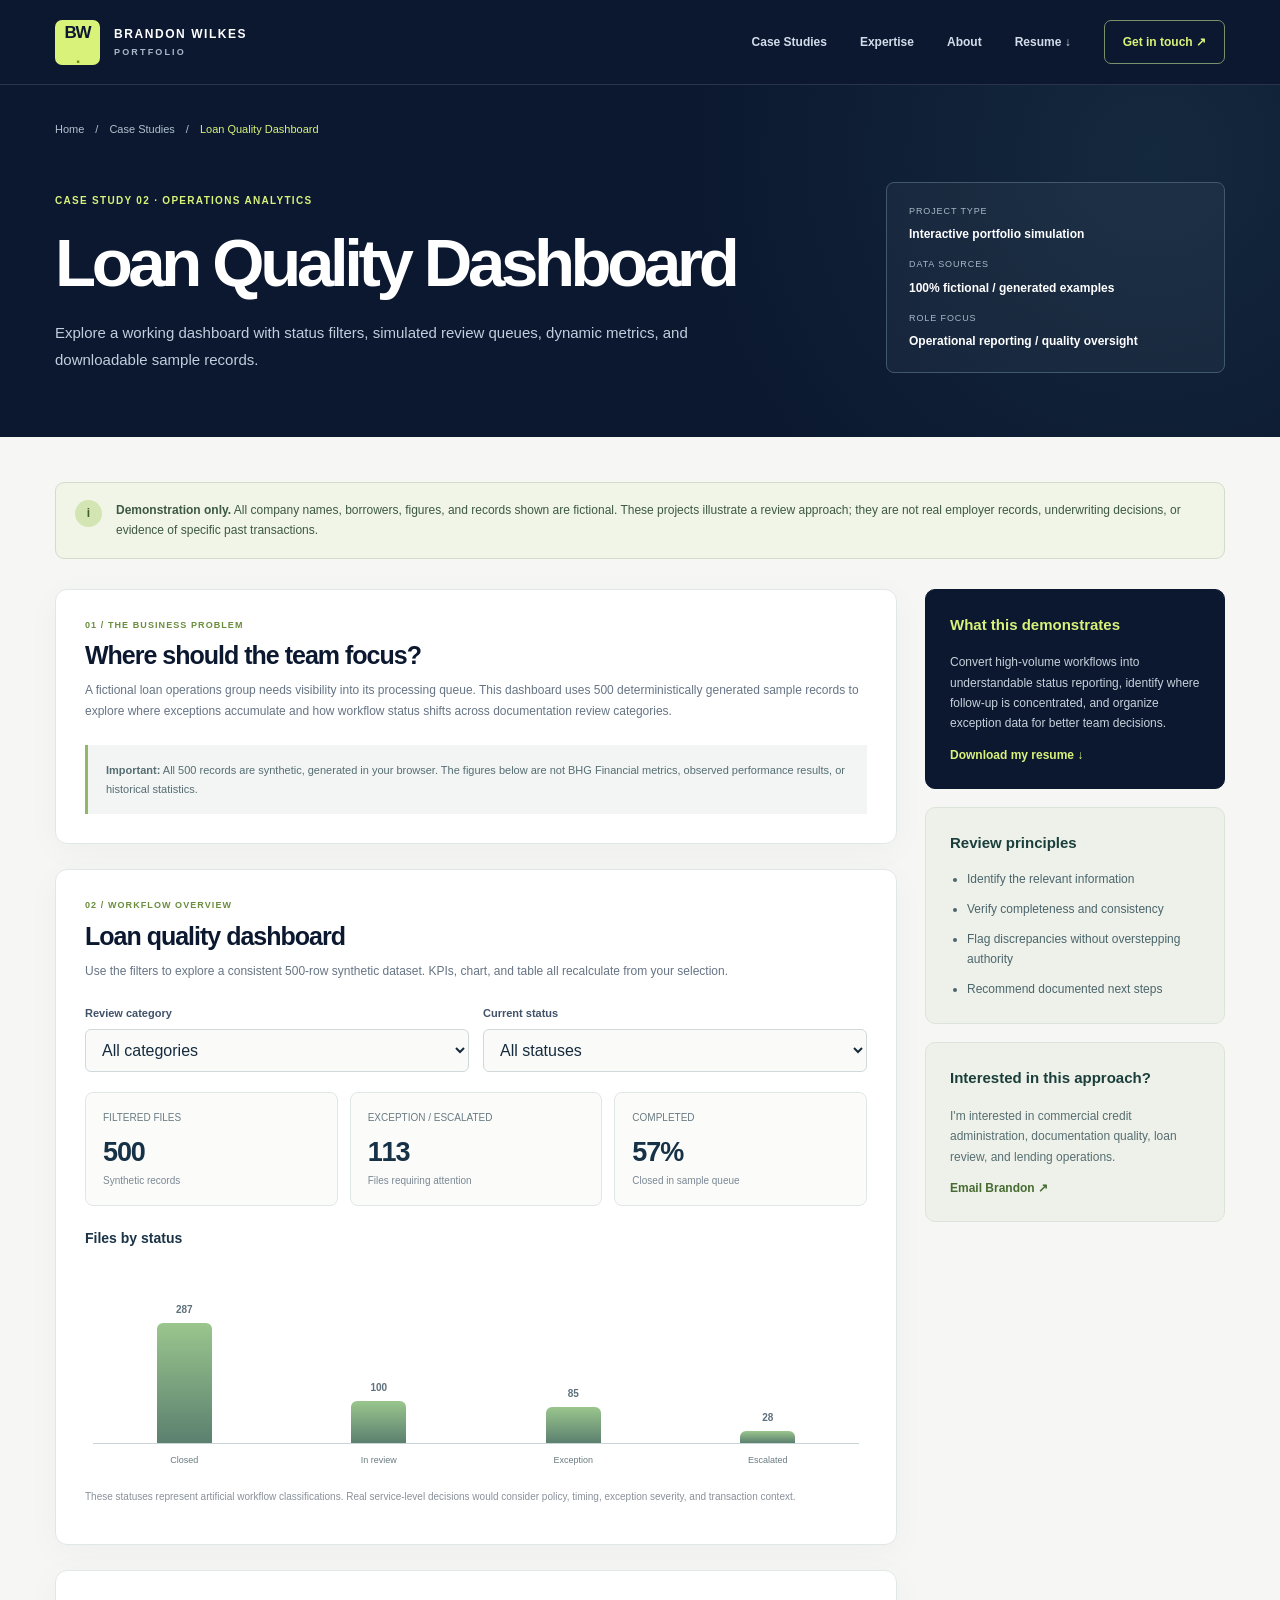
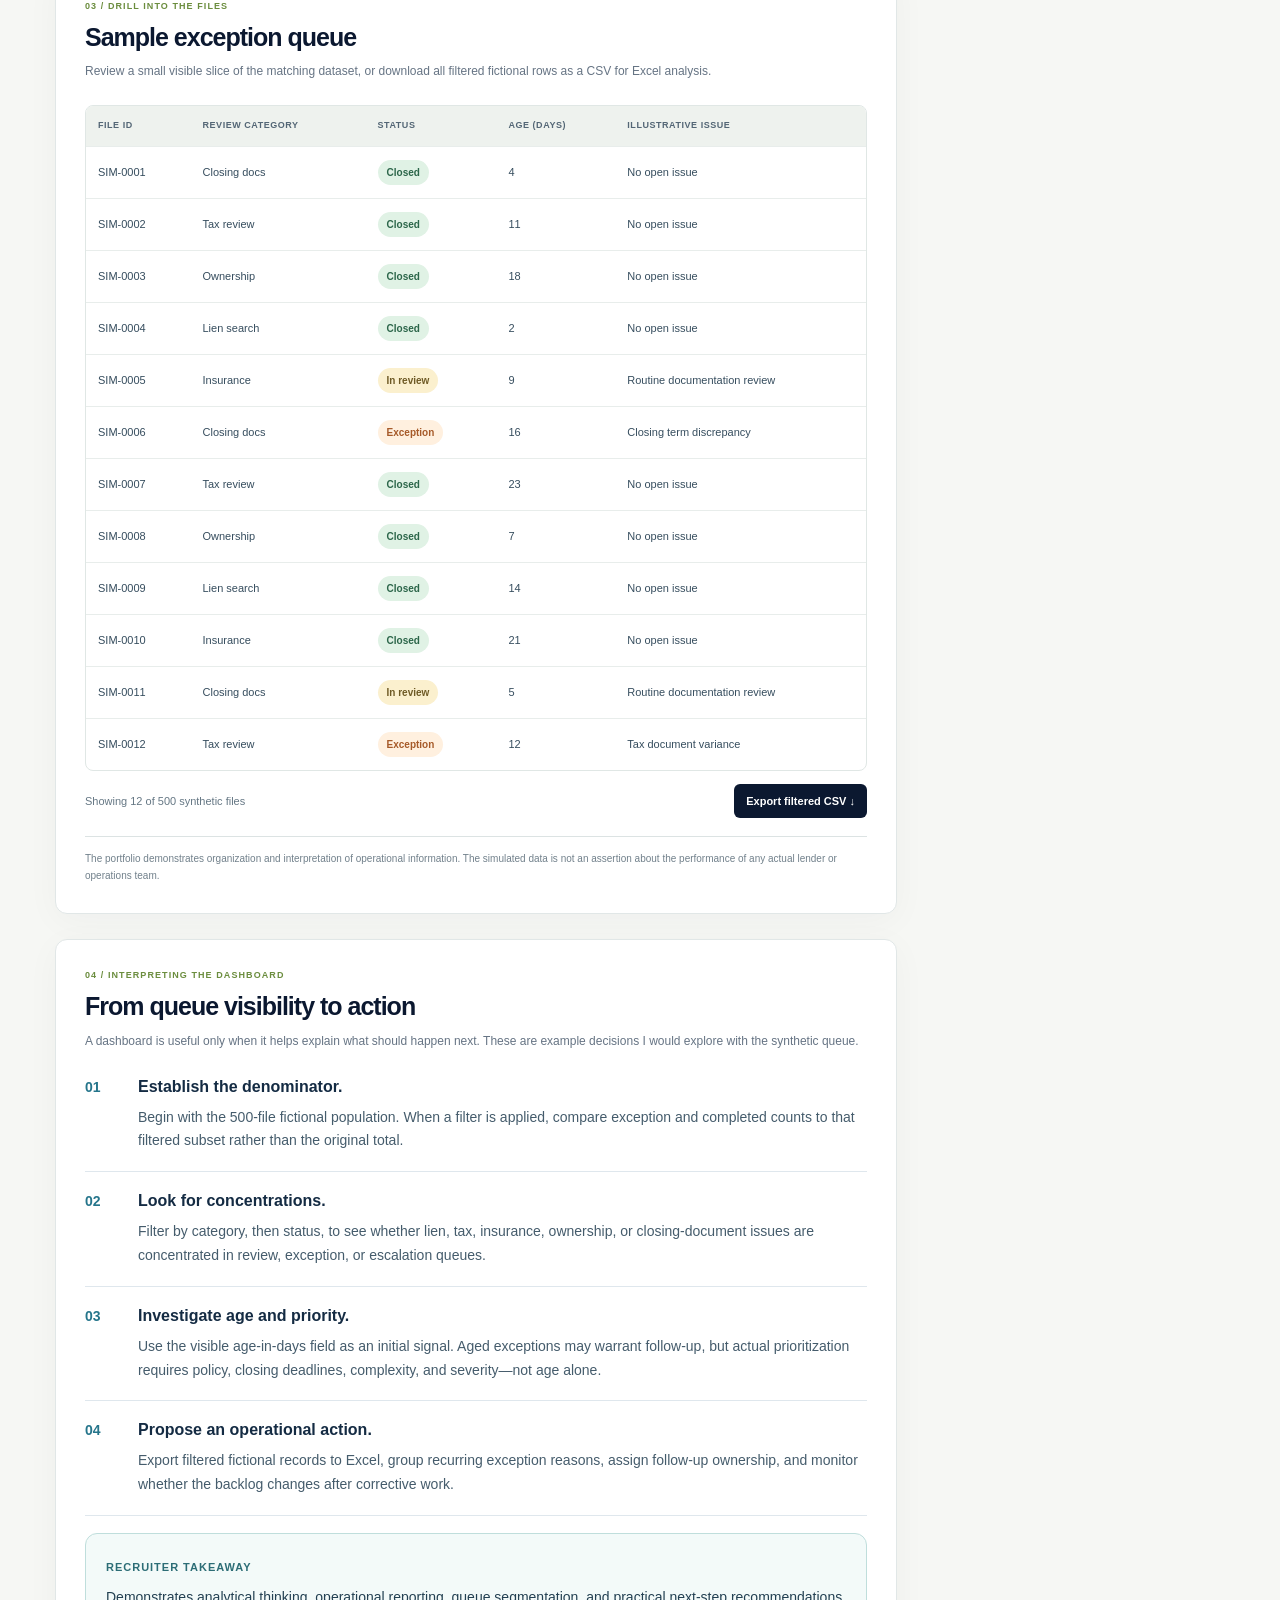
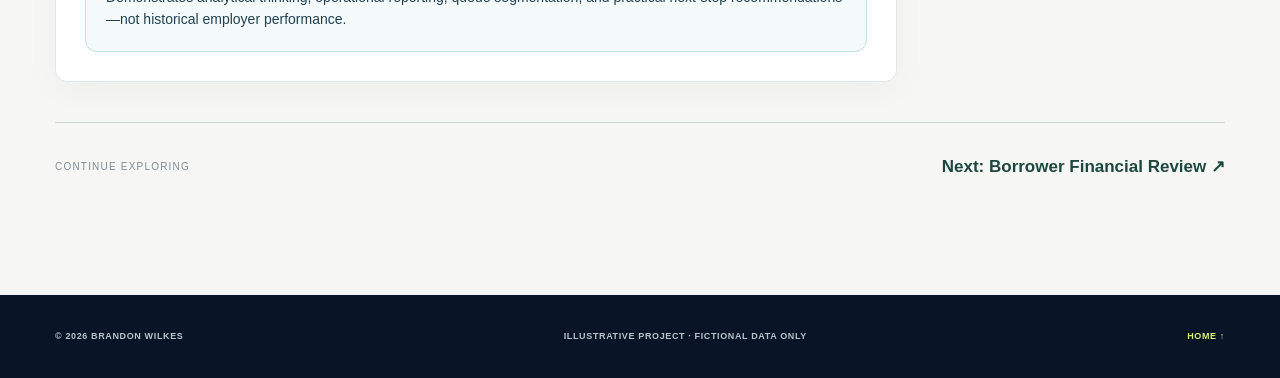
<file: projects/operations-dashboard.html>
<!doctype html><html lang="en"><head><meta charset="utf-8"><meta name="viewport" content="width=device-width, initial-scale=1"><meta name="theme-color" content="#0b1830"><meta name="description" content="Interactive portfolio demonstration: Loan Quality Dashboard — Brandon Wilkes."><title>Loan Quality Dashboard | Brandon Wilkes</title><link rel="icon" type="image/svg+xml" href="../assets/favicon.svg"><link rel="stylesheet" href="../assets/styles.css"><script src="../assets/site.js" defer></script><script src="../assets/operations-dashboard.js" defer></script></head>
<body><a class="skip-link" href="#main">Skip to content</a>
<header class="site-header"><div class="container header-inner"><a class="brand" href="../index.html"><span class="brand-mark">BW<span>.</span></span><span class="brand-wordmark">BRANDON WILKES<small>PORTFOLIO</small></span></a><button class="menu-toggle" type="button" aria-expanded="false" aria-controls="site-nav" aria-label="Toggle navigation"><span></span><span></span><span></span></button><nav class="site-nav" id="site-nav" aria-label="Main navigation"><a href="../index.html#work">Case Studies</a><a href="../index.html#expertise">Expertise</a><a href="../index.html#about">About</a><a href="../resume/Brandon_Wilkes_Resume.pdf" download="Brandon_Wilkes_Resume.pdf">Resume ↓</a><a class="nav-contact" href="mailto:brandonjamalwilkes@gmail.com?subject=Portfolio%20Inquiry">Get in touch ↗</a></nav></div></header>
<main id="main"><section class="case-header"><div class="container"><div class="breadcrumb"><a href="../index.html">Home</a> / <a href="../index.html#work">Case Studies</a> / <span>Loan Quality Dashboard</span></div><div class="case-hero-grid"><div><span class="case-tag">CASE STUDY 02 · OPERATIONS ANALYTICS</span><h1>Loan Quality Dashboard</h1><p>Explore a working dashboard with status filters, simulated review queues, dynamic metrics, and downloadable sample records.</p></div><div class="case-meta-panel"><span>PROJECT TYPE</span><strong>Interactive portfolio simulation</strong><span>DATA SOURCES</span><strong>100% fictional / generated examples</strong><span>ROLE FOCUS</span><strong>Operational reporting / quality oversight</strong></div></div></div></section>
<div class="case-body"><div class="container"><div class="case-notice"><span class="notice-icon">i</span><span><strong>Demonstration only.</strong> All company names, borrowers, figures, and records shown are fictional. These projects illustrate a review approach; they are not real employer records, underwriting decisions, or evidence of specific past transactions.</span></div><div class="case-contents"><div class="case-primary">
<section class="case-panel"><span class="panel-label">01 / THE BUSINESS PROBLEM</span><h2>Where should the team focus?</h2><p class="panel-intro">A fictional loan operations group needs visibility into its processing queue. This dashboard uses 500 deterministically generated sample records to explore where exceptions accumulate and how workflow status shifts across documentation review categories.</p><div class="note-box"><strong>Important:</strong> All 500 records are synthetic, generated in your browser. The figures below are not BHG Financial metrics, observed performance results, or historical statistics.</div></section>
<section class="case-panel"><span class="panel-label">02 / WORKFLOW OVERVIEW</span><h2>Loan quality dashboard</h2><p class="panel-intro">Use the filters to explore a consistent 500-row synthetic dataset. KPIs, chart, and table all recalculate from your selection.</p><div class="filter-toolbar"><div class="form-field"><label for="dashboard-category">Review category</label><select id="dashboard-category"><option value="all">All categories</option><option value="Closing docs">Closing docs</option><option value="Lien search">Lien search</option><option value="Tax review">Tax review</option><option value="Insurance">Insurance</option><option value="Ownership">Ownership</option></select></div><div class="form-field"><label for="dashboard-status">Current status</label><select id="dashboard-status"><option value="all">All statuses</option><option value="Closed">Closed</option><option value="In review">In review</option><option value="Exception">Exception</option><option value="Escalated">Escalated</option></select></div></div><div class="metric-cards"><div class="metric"><span>FILTERED FILES</span><strong id="metric-total">500</strong><small>Synthetic records</small></div><div class="metric"><span>EXCEPTION / ESCALATED</span><strong id="metric-exceptions">—</strong><small>Files requiring attention</small></div><div class="metric"><span>COMPLETED</span><strong id="metric-complete">—</strong><small>Closed in sample queue</small></div></div><div class="demo-title">Files by status</div><div class="visual-chart"><div id="dashboard-bars" class="chart-bars" role="img" aria-label="Counts of files by status"></div><div id="dashboard-labels" class="chart-labels"></div></div><p class="small-print">These statuses represent artificial workflow classifications. Real service-level decisions would consider policy, timing, exception severity, and transaction context.</p></section>
<section class="case-panel"><span class="panel-label">03 / DRILL INTO THE FILES</span><h2>Sample exception queue</h2><p class="panel-intro">Review a small visible slice of the matching dataset, or download all filtered fictional rows as a CSV for Excel analysis.</p><p class="table-scroll-hint">Swipe sideways to view the remaining table columns →</p><div class="data-table-wrap" role="region" aria-label="Sample loan file table, horizontally scrollable" tabindex="0"><table class="data-table"><thead><tr><th>FILE ID</th><th>REVIEW CATEGORY</th><th>STATUS</th><th>AGE (DAYS)</th><th>ILLUSTRATIVE ISSUE</th></tr></thead><tbody id="dashboard-rows"></tbody></table></div><div class="table-footer"><span id="dashboard-table-caption">Showing first 12 files</span><button id="download-csv" class="btn btn-mini" type="button">Export filtered CSV ↓</button></div><div class="disclaimer">The portfolio demonstrates organization and interpretation of operational information. The simulated data is not an assertion about the performance of any actual lender or operations team.</div></section>
<section class="case-panel decision-walkthrough" id="decision-walkthrough"><span class="panel-label">04 / INTERPRETING THE DASHBOARD</span><h2>From queue visibility to action</h2><p class="panel-intro">A dashboard is useful only when it helps explain what should happen next. These are example decisions I would explore with the synthetic queue.</p><ol class="reasoning-steps"><li><strong>Establish the denominator.</strong><p>Begin with the 500-file fictional population. When a filter is applied, compare exception and completed counts to that filtered subset rather than the original total.</p></li><li><strong>Look for concentrations.</strong><p>Filter by category, then status, to see whether lien, tax, insurance, ownership, or closing-document issues are concentrated in review, exception, or escalation queues.</p></li><li><strong>Investigate age and priority.</strong><p>Use the visible age-in-days field as an initial signal. Aged exceptions may warrant follow-up, but actual prioritization requires policy, closing deadlines, complexity, and severity—not age alone.</p></li><li><strong>Propose an operational action.</strong><p>Export filtered fictional records to Excel, group recurring exception reasons, assign follow-up ownership, and monitor whether the backlog changes after corrective work.</p></li></ol><div class="decision-takeaway"><span>RECRUITER TAKEAWAY</span><p>Demonstrates analytical thinking, operational reporting, queue segmentation, and practical next-step recommendations—not historical employer performance.</p></div></section></div><aside class="case-sidebar"><section class="sidebar-panel dark"><h3>What this demonstrates</h3><p>Convert high-volume workflows into understandable status reporting, identify where follow-up is concentrated, and organize exception data for better team decisions.</p><a class="side-link" href="../resume/Brandon_Wilkes_Resume.pdf" download="Brandon_Wilkes_Resume.pdf">Download my resume ↓</a></section><section class="sidebar-panel"><h3>Review principles</h3><ul><li>Identify the relevant information</li><li>Verify completeness and consistency</li><li>Flag discrepancies without overstepping authority</li><li>Recommend documented next steps</li></ul></section><section class="sidebar-panel"><h3>Interested in this approach?</h3><p>I'm interested in commercial credit administration, documentation quality, loan review, and lending operations.</p><a class="side-link" href="mailto:brandonjamalwilkes@gmail.com?subject=Portfolio%20Inquiry">Email Brandon ↗</a></section></aside></div><div class="case-next"><span>CONTINUE EXPLORING</span><a href="financial-review.html">Next: Borrower Financial Review ↗</a></div></div></div></main>
<footer class="site-footer"><div class="container footer-content"><span>© <span data-year>2026</span> BRANDON WILKES</span><span>ILLUSTRATIVE PROJECT · FICTIONAL DATA ONLY</span><a href="../index.html">HOME ↑</a></div></footer></body></html>
</file>
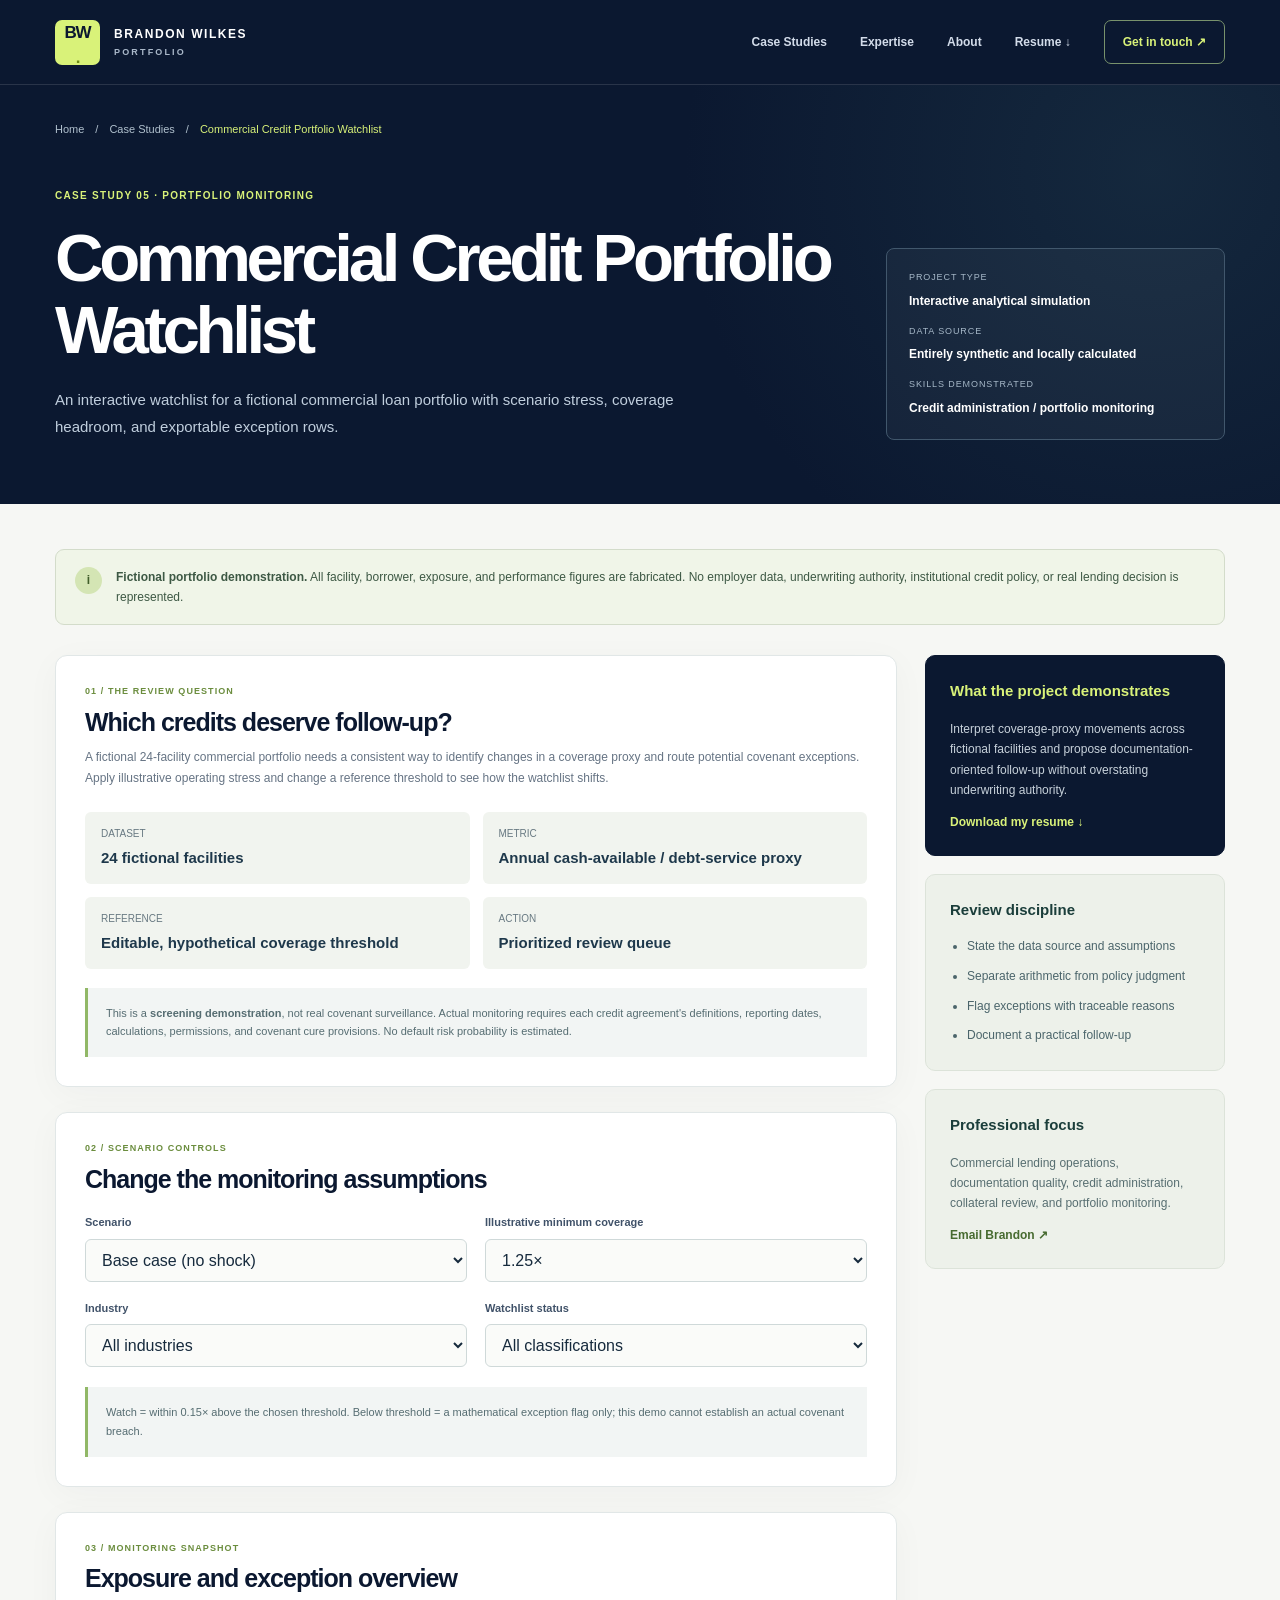
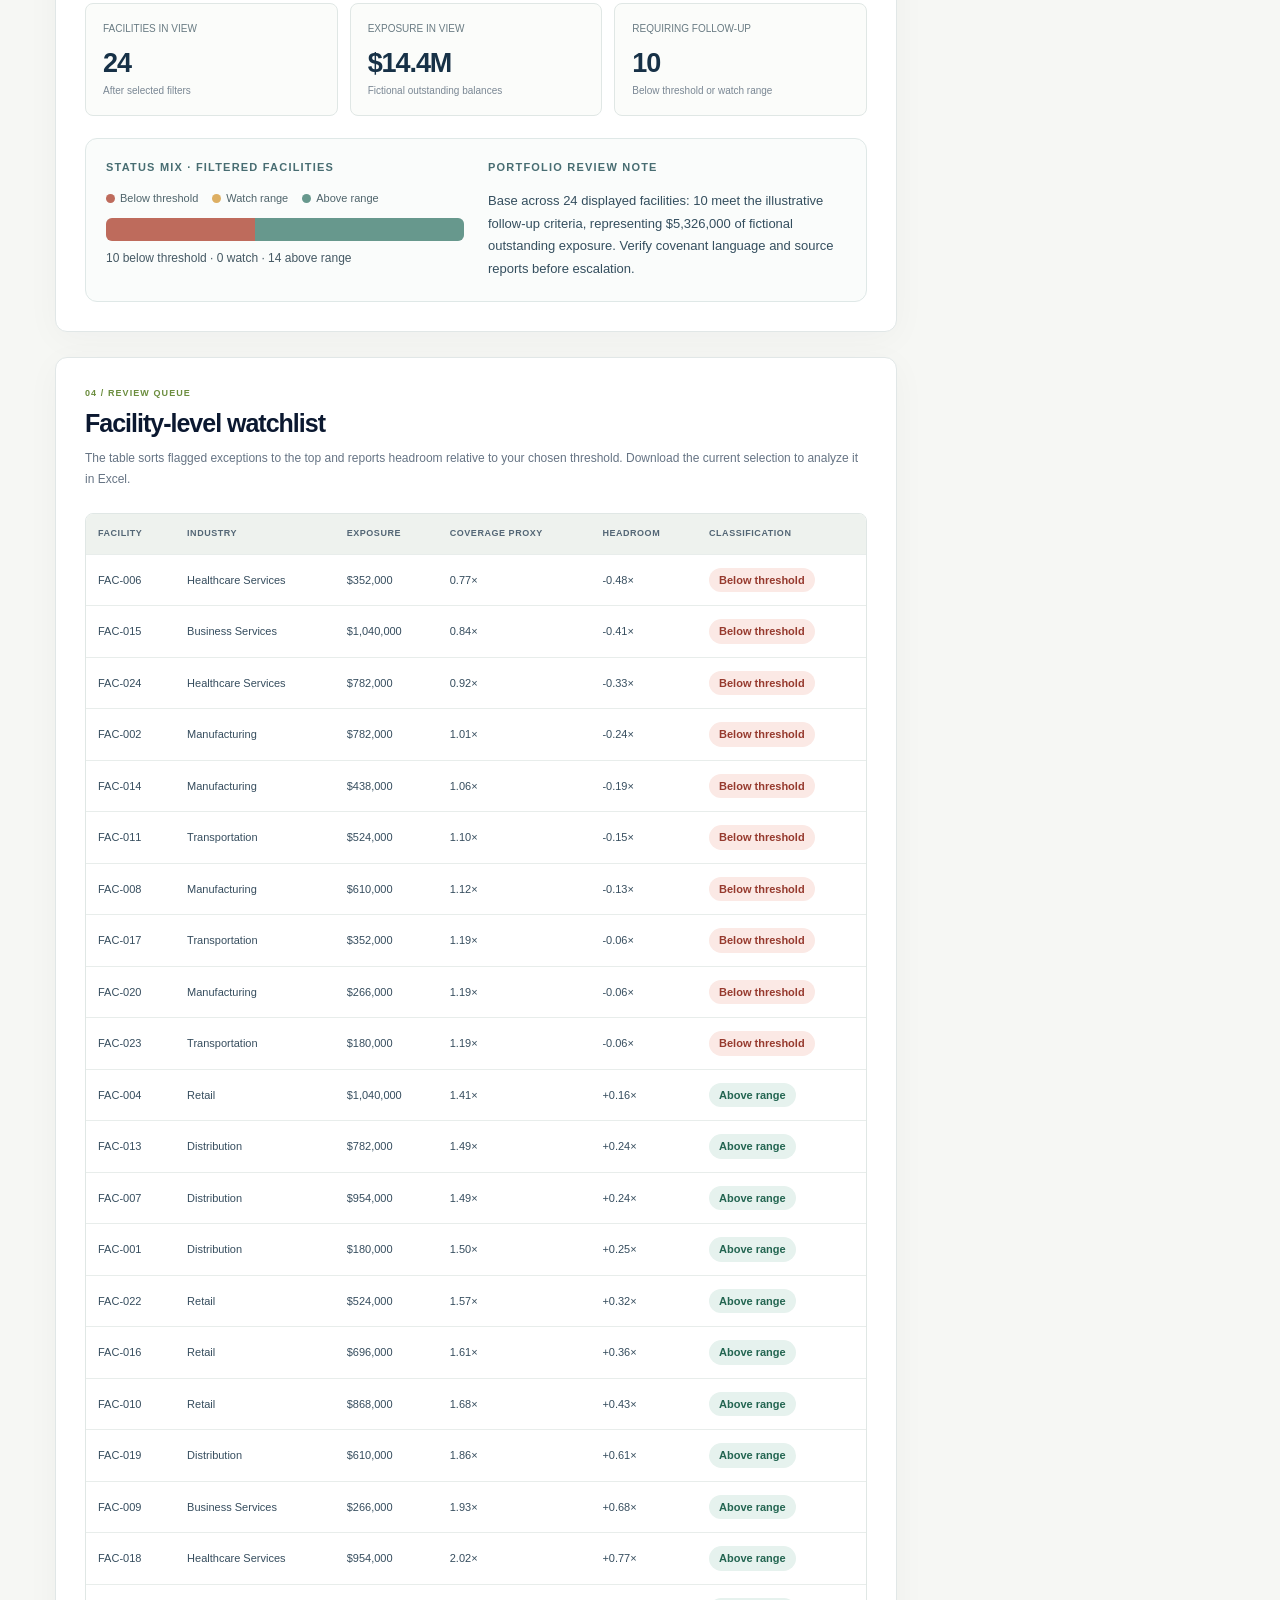
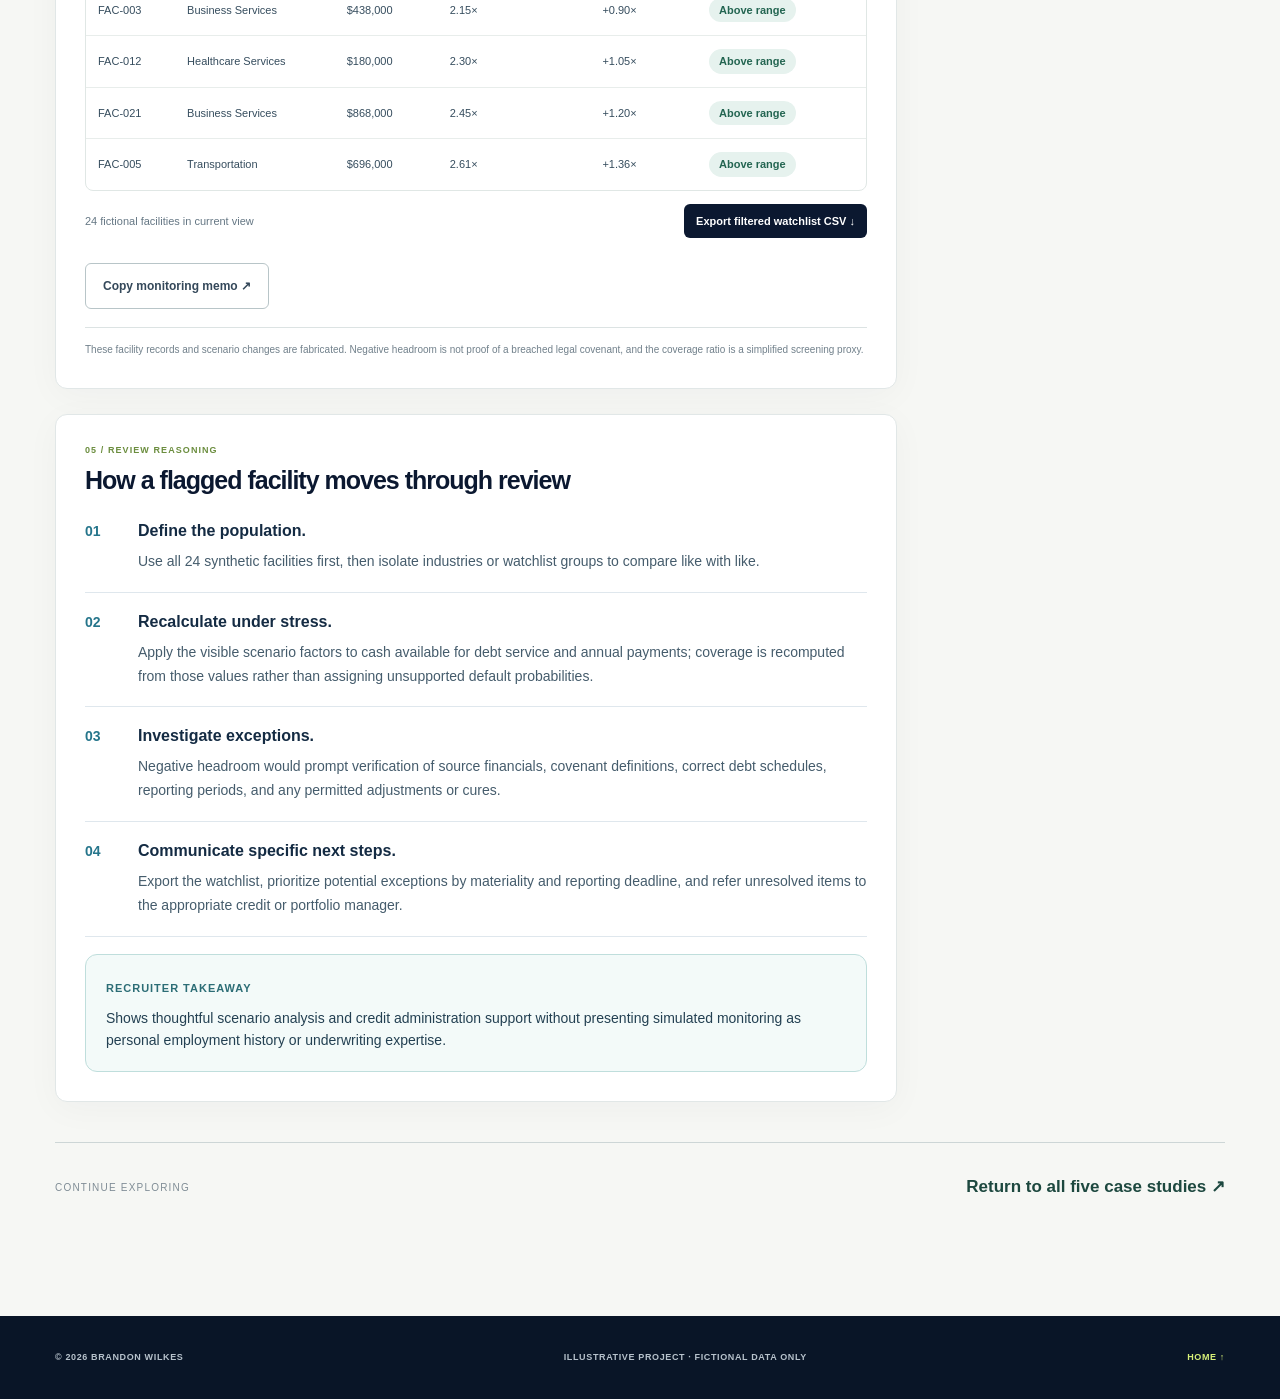
<file: projects/portfolio-monitoring.html>
<!doctype html><html lang="en"><head><meta charset="utf-8"><meta name="viewport" content="width=device-width, initial-scale=1"><meta name="theme-color" content="#0b1830"><meta name="description" content="Interactive fictional finance case study: Commercial Credit Portfolio Watchlist — Brandon Wilkes."><title>Commercial Credit Portfolio Watchlist | Brandon Wilkes</title><link rel="icon" type="image/svg+xml" href="../assets/favicon.svg"><link rel="stylesheet" href="../assets/styles.css"><script src="../assets/site.js" defer></script><script src="../assets/portfolio-monitoring.js" defer></script></head>
<body><a class="skip-link" href="#main">Skip to content</a>
<header class="site-header"><div class="container header-inner"><a class="brand" href="../index.html"><span class="brand-mark">BW<span>.</span></span><span class="brand-wordmark">BRANDON WILKES<small>PORTFOLIO</small></span></a><button class="menu-toggle" type="button" aria-expanded="false" aria-controls="site-nav" aria-label="Toggle navigation"><span></span><span></span><span></span></button><nav class="site-nav" id="site-nav" aria-label="Main navigation"><a href="../index.html#work">Case Studies</a><a href="../index.html#expertise">Expertise</a><a href="../index.html#about">About</a><a href="../resume/Brandon_Wilkes_Resume.pdf" download="Brandon_Wilkes_Resume.pdf">Resume ↓</a><a class="nav-contact" href="mailto:brandonjamalwilkes@gmail.com?subject=Portfolio%20Inquiry">Get in touch ↗</a></nav></div></header>
<main id="main"><section class="case-header"><div class="container"><div class="breadcrumb"><a href="../index.html">Home</a> / <a href="../index.html#work">Case Studies</a> / <span>Commercial Credit Portfolio Watchlist</span></div><div class="case-hero-grid"><div><span class="case-tag">CASE STUDY 05 · PORTFOLIO MONITORING</span><h1>Commercial Credit Portfolio Watchlist</h1><p>An interactive watchlist for a fictional commercial loan portfolio with scenario stress, coverage headroom, and exportable exception rows.</p></div><div class="case-meta-panel"><span>PROJECT TYPE</span><strong>Interactive analytical simulation</strong><span>DATA SOURCE</span><strong>Entirely synthetic and locally calculated</strong><span>SKILLS DEMONSTRATED</span><strong>Credit administration / portfolio monitoring</strong></div></div></div></section><div class="case-body"><div class="container"><div class="case-notice"><span class="notice-icon">i</span><span><strong>Fictional portfolio demonstration.</strong> All facility, borrower, exposure, and performance figures are fabricated. No employer data, underwriting authority, institutional credit policy, or real lending decision is represented.</span></div><div class="case-contents"><div class="case-primary">
<section class="case-panel"><span class="panel-label">01 / THE REVIEW QUESTION</span><h2>Which credits deserve follow-up?</h2><p class="panel-intro">A fictional 24-facility commercial portfolio needs a consistent way to identify changes in a coverage proxy and route potential covenant exceptions. Apply illustrative operating stress and change a reference threshold to see how the watchlist shifts.</p><div class="mini-facts"><div><span>DATASET</span><strong>24 fictional facilities</strong></div><div><span>METRIC</span><strong>Annual cash-available / debt-service proxy</strong></div><div><span>REFERENCE</span><strong>Editable, hypothetical coverage threshold</strong></div><div><span>ACTION</span><strong>Prioritized review queue</strong></div></div><div class="note-box">This is a <strong>screening demonstration</strong>, not real covenant surveillance. Actual monitoring requires each credit agreement's definitions, reporting dates, calculations, permissions, and covenant cure provisions. No default risk probability is estimated.</div></section>
<section class="case-panel"><span class="panel-label">02 / SCENARIO CONTROLS</span><h2>Change the monitoring assumptions</h2><div class="form-grid monitor-controls"><div class="form-field"><label for="monitor-scenario">Scenario</label><select id="monitor-scenario"><option value="base">Base case (no shock)</option><option value="moderate">Moderate stress: cash −8%, debt service +5%</option><option value="severe">Severe stress: cash −18%, debt service +12%</option></select></div><div class="form-field"><label for="monitor-threshold">Illustrative minimum coverage</label><select id="monitor-threshold"><option value="1.10">1.10×</option><option value="1.20">1.20×</option><option value="1.25" selected>1.25×</option><option value="1.35">1.35×</option><option value="1.50">1.50×</option></select></div><div class="form-field"><label for="monitor-sector">Industry</label><select id="monitor-sector"><option value="all">All industries</option><option value="Distribution">Distribution</option><option value="Manufacturing">Manufacturing</option><option value="Business Services">Business Services</option><option value="Retail">Retail</option><option value="Transportation">Transportation</option><option value="Healthcare Services">Healthcare Services</option></select></div><div class="form-field"><label for="monitor-status">Watchlist status</label><select id="monitor-status"><option value="all">All classifications</option><option value="Breach">Below threshold</option><option value="Watch">Watch range</option><option value="Healthy">Above watch range</option></select></div></div><div class="note-box">Watch = within 0.15× above the chosen threshold. Below threshold = a mathematical exception flag only; this demo cannot establish an actual covenant breach.</div></section>
<section class="case-panel"><span class="panel-label">03 / MONITORING SNAPSHOT</span><h2>Exposure and exception overview</h2><div class="metric-cards monitor-metrics"><div class="metric"><span>FACILITIES IN VIEW</span><strong id="monitor-count">—</strong><small>After selected filters</small></div><div class="metric"><span>EXPOSURE IN VIEW</span><strong id="monitor-exposure">—</strong><small>Fictional outstanding balances</small></div><div class="metric"><span>REQUIRING FOLLOW-UP</span><strong id="monitor-alerts">—</strong><small>Below threshold or watch range</small></div></div><div class="monitor-insight"><div><div class="lab-subtitle">STATUS MIX · FILTERED FACILITIES</div><div class="risk-legend"><span><i class="dot-breach"></i> Below threshold</span><span><i class="dot-watch"></i> Watch range</span><span><i class="dot-healthy"></i> Above range</span></div><div class="risk-stacked" role="img" id="monitor-risks" aria-label="Distribution of classified facilities"></div><div class="risk-counts" id="monitor-risk-counts"></div></div><div><div class="lab-subtitle">PORTFOLIO REVIEW NOTE</div><p id="monitor-narrative" class="monitor-narrative" aria-live="polite"></p></div></div></section>
<section class="case-panel"><span class="panel-label">04 / REVIEW QUEUE</span><h2>Facility-level watchlist</h2><p class="panel-intro">The table sorts flagged exceptions to the top and reports headroom relative to your chosen threshold. Download the current selection to analyze it in Excel.</p><p class="table-scroll-hint">Swipe sideways to see every column →</p><div class="data-table-wrap" role="region" aria-label="Fictional commercial watchlist data" tabindex="0"><table class="data-table watchlist-table"><thead><tr><th>FACILITY</th><th>INDUSTRY</th><th>EXPOSURE</th><th>COVERAGE PROXY</th><th>HEADROOM</th><th>CLASSIFICATION</th></tr></thead><tbody id="monitor-rows"></tbody></table></div><div class="table-footer"><span id="monitor-caption">24 facilities</span><button id="monitor-download" class="btn btn-mini" type="button">Export filtered watchlist CSV ↓</button></div><div class="action-row"><button class="btn btn-outline" id="monitor-copy" type="button">Copy monitoring memo ↗</button></div><div class="disclaimer">These facility records and scenario changes are fabricated. Negative headroom is not proof of a breached legal covenant, and the coverage ratio is a simplified screening proxy.</div></section>
<section class="case-panel decision-walkthrough"><span class="panel-label">05 / REVIEW REASONING</span><h2>How a flagged facility moves through review</h2><ol class="reasoning-steps"><li><strong>Define the population.</strong><p>Use all 24 synthetic facilities first, then isolate industries or watchlist groups to compare like with like.</p></li><li><strong>Recalculate under stress.</strong><p>Apply the visible scenario factors to cash available for debt service and annual payments; coverage is recomputed from those values rather than assigning unsupported default probabilities.</p></li><li><strong>Investigate exceptions.</strong><p>Negative headroom would prompt verification of source financials, covenant definitions, correct debt schedules, reporting periods, and any permitted adjustments or cures.</p></li><li><strong>Communicate specific next steps.</strong><p>Export the watchlist, prioritize potential exceptions by materiality and reporting deadline, and refer unresolved items to the appropriate credit or portfolio manager.</p></li></ol><div class="decision-takeaway"><span>RECRUITER TAKEAWAY</span><p>Shows thoughtful scenario analysis and credit administration support without presenting simulated monitoring as personal employment history or underwriting expertise.</p></div></section>
</div><aside class="case-sidebar"><section class="sidebar-panel dark"><h3>What the project demonstrates</h3><p>Interpret coverage-proxy movements across fictional facilities and propose documentation-oriented follow-up without overstating underwriting authority.</p><a class="side-link" href="../resume/Brandon_Wilkes_Resume.pdf" download="Brandon_Wilkes_Resume.pdf">Download my resume ↓</a></section><section class="sidebar-panel"><h3>Review discipline</h3><ul><li>State the data source and assumptions</li><li>Separate arithmetic from policy judgment</li><li>Flag exceptions with traceable reasons</li><li>Document a practical follow-up</li></ul></section><section class="sidebar-panel"><h3>Professional focus</h3><p>Commercial lending operations, documentation quality, credit administration, collateral review, and portfolio monitoring.</p><a class="side-link" href="mailto:brandonjamalwilkes@gmail.com?subject=Portfolio%20Inquiry">Email Brandon ↗</a></section></aside></div><div class="case-next"><span>CONTINUE EXPLORING</span><a href="../index.html#work">Return to all five case studies ↗</a></div></div></div></main><footer class="site-footer"><div class="container footer-content"><span>© <span data-year>2026</span> BRANDON WILKES</span><span>ILLUSTRATIVE PROJECT · FICTIONAL DATA ONLY</span><a href="../index.html">HOME ↑</a></div></footer></body></html>
</file>
<file: assets/styles.css>
:root{--navy:#0b1830;--deep:#0a1528;--ink:#132037;--muted:#657184;--line:#e3e7e8;--canvas:#f6f7f4;--white:#fff;--lime:#d9f279;--lime-dark:#a5d329;--amber:#c58b31;--border-dark:rgba(255,255,255,.18);--radius:15px;--shadow:0 22px 65px rgba(15,30,50,.10)}
*{box-sizing:border-box}html{scroll-behavior:smooth}body{margin:0;color:var(--ink);background:var(--canvas);font-family:Inter,-apple-system,BlinkMacSystemFont,'Segoe UI',Roboto,Arial,sans-serif;line-height:1.5;-webkit-font-smoothing:antialiased}button,input,select{font:inherit}a{color:inherit;text-decoration:none}button,a{outline-offset:4px}button{cursor:pointer}::selection{background:var(--lime);color:var(--navy)}.container{width:min(1170px,calc(100% - 64px));margin-inline:auto}.skip-link{position:absolute;top:-50px;left:12px;z-index:99;padding:12px;background:#fff}.skip-link:focus{top:12px}.site-header{position:relative;z-index:20;background:var(--navy);color:white;border-bottom:1px solid rgba(255,255,255,.12)}.header-inner{min-height:84px;display:flex;align-items:center;justify-content:space-between;gap:25px}.brand{display:inline-flex;align-items:center;gap:14px;flex-shrink:0}.brand-mark{width:45px;height:45px;background:var(--lime);border-radius:7px;color:var(--navy);font-weight:900;font-size:17px;display:grid;place-items:center;letter-spacing:-.07em}.brand-mark span{color:#708c16}.brand-wordmark{display:flex;flex-direction:column;letter-spacing:.13em;font-size:12px;font-weight:750;line-height:1.7}.brand-wordmark small{font-size:9px;letter-spacing:.24em;color:#aab8c9;font-weight:600}.site-nav{display:flex;align-items:center;gap:33px;font-size:12px;font-weight:650;color:#d3dcea}.site-nav>a:not(.nav-contact):hover{color:var(--lime)}.nav-contact{border:1px solid #78926c;padding:12px 18px;border-radius:7px;color:var(--lime);transition:background .2s}.nav-contact:hover{background:rgba(217,242,121,.1)}.nav-contact span{padding-left:10px}.menu-toggle{display:none;background:none;border:0;padding:12px;color:white}.menu-toggle span{display:block;width:23px;height:2px;background:currentColor;margin:5px}
.hero{background:var(--navy);color:white;position:relative;overflow:hidden}.hero:before{content:'';position:absolute;inset:0;background:radial-gradient(ellipse 65% 65% at 80% 35%,rgba(68,119,119,.16),transparent 75%);pointer-events:none}.hero-grid{position:absolute;right:0;top:0;width:57%;height:100%;opacity:.22;background-image:linear-gradient(#37506a 1px,transparent 1px),linear-gradient(90deg,#37506a 1px,transparent 1px);background-size:51px 51px;mask-image:linear-gradient(to left,#000,transparent)}.hero-layout{min-height:640px;display:grid;grid-template-columns:1.05fr 1fr;align-items:center;gap:56px;padding-block:75px 85px;position:relative}.eyebrow{font-size:10px;letter-spacing:.145em;font-weight:750;color:#536f34;display:flex;align-items:center;gap:12px}.eyebrow.light{color:var(--lime)}.pulse-dot{width:8px;height:8px;border-radius:50%;background:var(--lime);box-shadow:0 0 0 5px rgba(217,242,121,.14)}.hero h1{font-size:clamp(3.4rem,5.15vw,5.45rem);line-height:1.06;letter-spacing:-.061em;font-weight:680;margin:25px 0 26px;max-width:690px}.hero h1 em,.section h2 em,.contact-section h2 em{font-family:Georgia,'Times New Roman',serif;font-weight:400;color:var(--lime);letter-spacing:-.045em}.hero-lede{color:#c1cbd9;font-size:16px;max-width:480px;line-height:1.8;margin:0}.hero-actions{display:flex;align-items:center;gap:28px;margin:34px 0 39px}.button{display:inline-flex;align-items:center;justify-content:space-between;gap:24px;padding:17px 22px;border-radius:6px;font-weight:760;font-size:12px;border:1px solid transparent;transition:transform .16s,background .16s}.button:hover{transform:translateY(-2px)}.button-primary{background:var(--lime);color:var(--navy)}.button-primary:hover{background:#e8ffa0}.button-dark{background:var(--navy);color:white}.button-dark:hover{background:#1b3754}.text-link{font-weight:700;font-size:12px;border-bottom:1px solid currentColor;padding-bottom:7px}.hero-link{color:#d9e2e5}.hero-link span{margin-left:10px}.hero-note{display:flex;gap:12px;color:#a4b4c5;font-size:11px;align-items:center}.note-icon{width:21px;height:21px;border:1px solid #526a57;border-radius:50%;color:var(--lime);display:grid;place-items:center;font-weight:700}.hero-foot{display:flex;justify-content:space-between;gap:16px;border-top:1px solid rgba(255,255,255,.12);position:relative;padding-block:20px 24px;color:#98a8bb;font-size:9px;letter-spacing:.13em;font-weight:740}.hero-foot span:last-child span{color:var(--lime)}
.hero-visual{background:#15263e;border:1px solid #456073;box-shadow:0 24px 70px rgba(0,0,0,.24);border-radius:13px;padding:24px;max-width:530px;justify-self:end;width:100%;position:relative;transform:rotate(-2deg)}.visual-top,.visual-heading,.visual-bottom{display:flex;align-items:center;justify-content:space-between;gap:10px}.visual-top{padding-bottom:19px;border-bottom:1px solid #384e63}.visual-label,.visual-live{font-size:9px;letter-spacing:.08em;font-weight:700;color:#a6b7c8}.visual-live{color:var(--lime)}.visual-live span{display:inline-block;width:5px;height:5px;background:var(--lime);border-radius:50%;margin-right:5px}.visual-heading{padding:23px 0 18px;font-size:18px;font-weight:650;letter-spacing:-.025em}.visual-heading span:last-child{font-size:10px;color:#849aae;letter-spacing:.11em}.review-rows{display:grid;gap:9px}.review-row{display:flex;align-items:center;gap:14px;padding:15px 12px;border:1px solid #3a5164;border-radius:7px;background:#1c324a}.row-symbol{font-size:14px;width:26px;height:26px;display:grid;place-items:center;border-radius:5px;font-weight:800}.row-symbol.green{color:var(--lime);background:#314938}.row-symbol.amber{color:#ffd17a;background:#50422e}.review-key{flex:1;font-size:12px;color:#e4eaf1}.row-tag{font-size:9px;padding:5px 8px;border-radius:4px;font-weight:680}.row-tag.complete{background:#304a36;color:#cce88f}.row-tag.pending{background:#4e422f;color:#f3d08e}.visual-bottom{padding:23px 2px 0;font-size:10px;color:#91a6ba;letter-spacing:.06em}.visual-bottom strong{font-size:12px;font-weight:650;color:#f7cb81;letter-spacing:0}.status-dot{width:7px;height:7px;border-radius:50%;background:#ecc17b;display:inline-block;margin-right:6px}.visual-float{display:flex;align-items:center;gap:11px;position:absolute;background:#f9fbf2;color:#223349;border-radius:9px;padding:12px 14px;box-shadow:0 12px 35px rgba(0,0,0,.2);font-size:9px;line-height:1.5}.visual-float strong{font-size:11px}.float-left{left:-54px;bottom:70px;transform:rotate(2deg)}.float-right{right:-40px;top:84px;transform:rotate(2deg)}.float-icon{width:30px;height:30px;background:var(--lime);display:grid;place-items:center;border-radius:5px;font-size:18px}.float-icon.dark{background:var(--navy);color:white}
.proof-strip{background:#edf1e7;border-bottom:1px solid #dbe1d5}.proof-grid{display:grid;grid-template-columns:repeat(3,1fr)}.proof-item{display:flex;align-items:center;gap:18px;padding:28px 30px;border-right:1px solid #d9dfd2}.proof-item:first-child{padding-left:0}.proof-item:last-child{border-right:none}.proof-item>strong{font-size:45px;line-height:1;font-weight:700;letter-spacing:-.07em;color:var(--navy)}.proof-item>strong span{color:#7da923}.proof-item>span{font-size:12px;font-weight:760;line-height:1.55}.proof-item small{display:block;font-size:10px;color:#6b7674;font-weight:500;margin-top:3px}
.section{padding-block:103px}.section-topline{display:flex;align-items:center;justify-content:space-between;gap:16px;margin-bottom:24px}.section-label,.section-index{font-size:10px;letter-spacing:.12em;font-weight:750;color:#5d6d79}.section-label{display:flex;align-items:center;gap:10px}.label-square{height:9px;width:9px;background:#83aa38;display:inline-block}.section h2{font-size:clamp(2.8rem,4.5vw,4.5rem);line-height:1.11;letter-spacing:-.055em;font-weight:650;margin:0;color:var(--navy)}.section h2 em{color:#759534}.section-intro{display:grid;grid-template-columns:1.2fr .8fr;align-items:end;gap:55px;margin-bottom:40px}.section-intro p,.section-description{font-size:15px;line-height:1.85;color:var(--muted);margin:0}.project-grid{display:grid;grid-template-columns:1.17fr 1fr 1fr;gap:21px}.project-card{display:flex;flex-direction:column;background:white;border:1px solid #e1e7e6;border-radius:12px;overflow:hidden;transition:transform .2s,box-shadow .2s}.project-card:hover{transform:translateY(-6px);box-shadow:var(--shadow)}.project-art{height:240px;overflow:hidden;position:relative;display:flex;align-items:center;justify-content:center;padding:22px}.project-featured .project-art{height:240px}.art-a{background:linear-gradient(135deg,#1e374c,#284f56)}.art-b{background:linear-gradient(135deg,#d0dfb8,#a7c0a0)}.art-c{background:linear-gradient(135deg,#d8dadd,#bfc8d2)}.art-corner{position:absolute;right:18px;top:14px;color:rgba(255,255,255,.6);font-size:12px;font-weight:750}.art-b .art-corner,.art-c .art-corner{color:#4d6466}.art-sheet{width:86%;max-width:325px;background:#f9fcf7;padding:20px 20px 13px;border-radius:9px;box-shadow:0 15px 30px rgba(0,0,0,.18);transform:rotate(-4deg)}.art-sheet-top,.art-sheet-end{display:flex;justify-content:space-between;font-size:8px;color:#65747c;letter-spacing:.07em;font-weight:750}.art-sheet-top span:last-child{letter-spacing:3px}.art-sheet-line{height:7px;width:90%;border-radius:3px;background:#dce5e3;margin:10px 0}.art-sheet-line.line-strong{background:#8fadae;width:61%;height:9px;margin-top:18px}.art-sheet-line.line-short{width:45%}.art-sheet-line.line-medium{width:67%}.art-sheet-alert{background:#fff0d4;border:1px solid #ead5a7;padding:12px;font-size:9px;color:#78571f;font-weight:800;border-radius:5px}.art-sheet-alert span{padding:2px 6px;background:#f1d28d;border-radius:3px;margin-right:6px}.art-sheet-end{padding-top:9px;border-top:1px solid #dee5e2;margin-top:13px}.dash-mock{width:100%;max-width:285px;box-shadow:0 12px 30px rgba(19,58,45,.11);background:#f9fbf5;border-radius:8px;padding:15px}.dash-title,.finance-mini-title{font-size:8px;letter-spacing:.1em;font-weight:800;color:#50685f}.dash-mini-stats{display:grid;grid-template-columns:repeat(3,1fr);gap:6px;margin:12px 0}.dash-mini-stats span{padding:10px 6px;border:1px solid #e3e8e0;border-radius:4px;font-size:7px;color:#687772}.dash-mini-stats b{display:block;font-size:18px;color:#152c36}.dash-chart{height:69px;display:flex;align-items:end;gap:7px;border-bottom:1px solid #d4ded7}.dash-chart i{flex:1;border-radius:3px 3px 0 0;background:linear-gradient(#668d67,#bad2a8)}.dash-bottom,.finance-mini-footer{display:flex;justify-content:space-between;font-size:7px;color:#637875;letter-spacing:.08em;font-weight:760;margin-top:9px}.finance-mock{background:#f8f9f9;border-radius:8px;box-shadow:0 15px 27px rgba(25,44,53,.12);padding:20px;width:100%;max-width:280px}.finance-number{font-size:53px;letter-spacing:-.07em;color:#18364b;font-weight:750;margin-top:5px;line-height:1}.finance-number span{font-size:20px;color:#749c40}.finance-sub{font-size:9px;color:#5e6b78;margin:7px 0 20px}.finance-bars{display:grid;gap:6px}.finance-bars span{height:10px;border-radius:3px;background:#afc77e}.finance-bars span:nth-child(2){background:#82a8a0}.finance-bars span:nth-child(3){background:#ccdadf}.finance-mini-footer{border-top:1px solid #e0e6e5;padding-top:10px;margin-top:17px}.project-info{padding:24px 23px 23px;display:flex;flex:1;flex-direction:column}.project-meta{font-size:9px;color:#5b7765;letter-spacing:.09em;font-weight:770}.project-meta span{padding:0 4px;color:#b9c0c4}.project-info h3{font-size:25px;line-height:1.15;letter-spacing:-.038em;margin:15px 0 10px;color:var(--navy)}.project-info p{font-size:12px;color:#657286;line-height:1.75;margin:0 0 25px}.project-cta{display:flex;justify-content:space-between;align-items:center;font-size:12px;font-weight:760;color:#1b4138;border-top:1px solid #e6e9e8;padding-top:17px;margin-top:auto}.project-cta span{font-size:19px}
.expertise-section{background:#edf1ec}.expertise-layout{display:grid;grid-template-columns:.9fr 1.1fr;gap:80px}.expertise-layout h2{margin-bottom:25px}.expertise-list{border-top:1px solid #cbd5d0}.expertise-line{display:grid;grid-template-columns:28px 1fr 20px;gap:17px;padding:24px 0;border-bottom:1px solid #cbd5d0}.expertise-line>span:first-child{font-size:11px;color:#718c56;font-weight:800}.expertise-line h3{margin:0 0 8px;font-size:17px;font-weight:700;letter-spacing:-.015em}.expertise-line p{margin:0;font-size:12px;color:#687886;line-height:1.65}.expertise-arrow{font-size:18px;color:#5a8653}
.about-section{background:#fff}.about-layout{display:grid;grid-template-columns:1.08fr .92fr;gap:95px;align-items:start}.about-topline{margin-bottom:30px}.about-main>p{color:#647283;font-size:14px;line-height:1.9;max-width:570px}.about-main h2{margin-bottom:31px}.about-actions{display:flex;align-items:center;gap:24px;margin-top:29px;flex-wrap:wrap}.about-location{font-size:11px;color:#697585}.background-card{background:#0c1d34;color:white;padding:37px;border-radius:9px}.background-kicker{display:block;color:var(--lime);font-size:9px;font-weight:750;letter-spacing:.13em;margin-bottom:30px}.timeline{padding-left:17px;border-left:1px solid #55687c}.timeline-item{position:relative;padding-left:20px;padding-bottom:28px}.timeline-item:last-child{padding-bottom:13px}.timeline-item:before{content:'';height:9px;width:9px;position:absolute;border:2px solid var(--lime);background:#0c1d34;border-radius:50%;left:-22.5px;top:2px}.timeline-year{font-size:9px;color:#aac2c3;letter-spacing:.08em;display:block;margin-bottom:7px}.timeline-item strong{font-size:15px;letter-spacing:-.015em}.timeline-item p{color:#b0bfcc;font-size:11px;margin:5px 0 0}.education-tag{margin-top:22px;padding:16px 17px;background:#1c3450;border-radius:6px}.education-tag span{display:block;font-size:9px;letter-spacing:.1em;color:var(--lime);margin-bottom:7px}.education-tag strong{display:block;font-size:13px}.education-tag small{font-size:11px;display:block;margin-top:4px;color:#b9c7d2}.contact-section{background:#b5d16a;padding-block:86px}.contact-layout{display:grid;grid-template-columns:1fr .83fr;gap:50px;align-items:end}.contact-kicker{font-size:10px;font-weight:800;letter-spacing:.14em;color:#405e1d}.contact-section h2{font-size:clamp(2.7rem,5vw,5rem);line-height:1.1;letter-spacing:-.055em;color:var(--navy);font-weight:650;margin:15px 0 18px}.contact-section h2 em{color:#557b27}.contact-section p{font-size:13px;line-height:1.75;color:#344b38;max-width:480px}.contact-big-link{display:flex;justify-content:space-between;gap:24px;align-items:center;border-bottom:2px solid #3f612b;padding:25px 0;font-size:21px;letter-spacing:-.02em;font-weight:700}.contact-big-link span:last-child{font-size:29px}.site-footer{background:#091527;color:#b7c2cc}.footer-content{min-height:83px;display:flex;align-items:center;justify-content:space-between;gap:25px;flex-wrap:wrap;font-size:9px;font-weight:700;letter-spacing:.07em}.footer-content a{color:var(--lime)}
/* CASE STUDIES */
.case-header{background:var(--navy);color:white;padding:30px 0 64px;position:relative;overflow:hidden}.case-header:before{content:'';position:absolute;inset:0;background:radial-gradient(circle at 90% 20%,#234152 0,transparent 39%);opacity:.4}.case-header .container{position:relative}.breadcrumb{display:flex;gap:11px;align-items:center;color:#b1c1ce;font-size:11px;margin:6px 0 44px}.breadcrumb a:hover{color:var(--lime)}.breadcrumb span{color:var(--lime)}.case-hero-grid{display:grid;grid-template-columns:1.4fr .6fr;gap:40px;align-items:end}.case-tag{font-size:10px;letter-spacing:.13em;color:var(--lime);font-weight:800}.case-header h1{font-size:clamp(2.65rem,5.25vw,4.9rem);line-height:1.08;letter-spacing:-.065em;font-weight:690;margin:16px 0 19px}.case-header h1 em{color:var(--lime);font-family:Georgia,serif;font-weight:400}.case-header p{max-width:690px;color:#c0cedd;font-size:15px;line-height:1.8;margin:0}.case-meta-panel{border:1px solid #41576c;padding:22px;border-radius:8px;background:rgba(255,255,255,.04)}.case-meta-panel span{display:block;font-size:9px;letter-spacing:.1em;color:#a6b8c8;margin-bottom:7px}.case-meta-panel strong{display:block;font-size:12px;font-weight:680;margin-bottom:15px}.case-meta-panel strong:last-child{margin-bottom:0}.case-body{padding-block:45px 85px}.case-notice{display:flex;align-items:flex-start;gap:14px;padding:17px 19px;border:1px solid #d3dcca;background:#f0f5e8;border-radius:9px;color:#3d5844;font-size:12px;line-height:1.7;margin-bottom:30px}.case-notice .notice-icon{display:grid;place-items:center;flex:0 0 27px;height:27px;background:#d4e5b4;border-radius:50%;font-weight:800;color:#405e2a}.case-contents{display:grid;grid-template-columns:minmax(0,1fr) 300px;gap:28px;align-items:start}.case-panel{background:#fff;border:1px solid #e1e7e7;border-radius:12px;padding:29px;box-shadow:0 7px 35px rgba(19,41,63,.035)}.case-panel + .case-panel{margin-top:25px}.panel-label{color:#6b8d3e;font-weight:790;letter-spacing:.12em;font-size:9px;display:block;margin-bottom:9px}.case-panel h2{font-size:25px;line-height:1.19;letter-spacing:-.04em;color:var(--navy);margin:0 0 9px}.panel-intro{color:#667484;font-size:12px;line-height:1.75;margin:0 0 23px}.case-sidebar{display:grid;gap:18px;position:sticky;top:16px}.sidebar-panel{background:#edf1ea;border:1px solid #dce3d9;border-radius:10px;padding:24px}.sidebar-panel h3{font-size:15px;margin:0 0 16px;color:#1b3e3b}.sidebar-panel p{font-size:12px;color:#576e71;line-height:1.7}.sidebar-panel ul{padding-left:17px;margin:0;display:grid;gap:10px;font-size:12px;color:#4b656b;line-height:1.65}.sidebar-panel.dark{background:var(--navy);color:#fff;border-color:var(--navy)}.sidebar-panel.dark h3{color:var(--lime)}.sidebar-panel.dark p{color:#c8d2db}.side-link{font-size:12px;font-weight:750;color:#476b30;display:block;margin-top:12px}.dark .side-link{color:var(--lime)}.form-grid{display:grid;grid-template-columns:repeat(2,minmax(0,1fr));gap:18px}.form-field{display:flex;flex-direction:column;gap:8px}.form-field label{font-size:11px;font-weight:740;color:#405269}.form-field input,.form-field select{width:100%;background:#fafbf9;color:#162a3d;border:1px solid #cfd9d9;border-radius:6px;min-height:43px;padding:10px 12px;outline-offset:2px}.form-field input:focus,.form-field select:focus{border-color:#558666;outline:2px solid #c4dcae}.form-field small{color:#75818d;font-size:10px}.full-span{grid-column:1/-1}.checklist{display:grid;gap:10px}.checklist label{display:flex;align-items:center;gap:10px;font-size:12px;color:#33495d;border:1px solid #e5eae8;padding:12px;border-radius:6px;cursor:pointer}.checklist input{accent-color:#496f27;transform:scale(1.07)}.action-row{display:flex;gap:12px;align-items:center;flex-wrap:wrap;margin-top:25px}.btn{border:0;border-radius:6px;background:var(--navy);color:#fff;padding:13px 17px;font-size:12px;font-weight:760;display:inline-flex;justify-content:center;align-items:center;gap:13px}.btn:hover{background:#213d59}.btn-outline{background:transparent;border:1px solid #b8c5c8;color:#34485a}.btn-outline:hover{background:#edf2ef}.btn-mini{font-size:11px;padding:9px 12px}.output-card{border:1px solid #cfdcd6;background:#f4f8f4;border-radius:9px;padding:22px}.output-card.needs-review{background:#fff8ed;border-color:#ecd9b4}.output-heading{font-size:10px;font-weight:750;letter-spacing:.1em;color:#607665}.output-status{font-size:22px;letter-spacing:-.03em;font-weight:780;color:#2c6440;margin:8px 0 12px}.needs-review .output-status{color:#906127}.finding-list{list-style:none;margin:0;padding:0;display:grid;gap:12px}.finding-list li{border-top:1px solid #d7e0d9;padding-top:11px;font-size:12px;line-height:1.6}.finding-list li strong{display:block;font-size:12px;color:#273d4c;margin-bottom:4px}.finding-list li span{color:#687a80}.output-card.needs-review .finding-list li{border-color:#e5d7bf}.metric-cards{display:grid;grid-template-columns:repeat(3,1fr);gap:12px;margin-bottom:22px}.metric{border:1px solid #e0e7e5;padding:17px;background:#fbfcfa;border-radius:8px}.metric span{display:block;font-size:10px;color:#697b83;margin-bottom:7px}.metric strong{display:block;color:#173147;font-size:27px;letter-spacing:-.04em}.metric small{display:block;font-size:10px;color:#7a8794}.data-table-wrap{overflow-x:auto;border:1px solid #e0e7e5;border-radius:8px}.data-table{border-collapse:collapse;width:100%;font-size:11px;min-width:650px}.data-table th{text-align:left;background:#eef2ee;padding:13px 12px;font-size:9px;color:#536675;letter-spacing:.06em}.data-table td{padding:13px 12px;border-top:1px solid #e8edeb;color:#364d5e}.data-table tr:hover td{background:#f8faf7}.pill{display:inline-block;padding:5px 9px;font-size:10px;font-weight:730;border-radius:20px}.pill.closed{color:#2c664a;background:#e0f2e5}.pill.review{color:#6e5a25;background:#fbf0ce}.pill.exception{color:#a65a29;background:#fff0df}.pill.escalated{color:#a14340;background:#fae4e3}.table-footer{margin-top:13px;display:flex;justify-content:space-between;align-items:center;gap:14px;flex-wrap:wrap;color:#657784;font-size:11px}.filter-toolbar{display:grid;grid-template-columns:repeat(2,minmax(0,1fr));gap:14px;margin-bottom:20px}.visual-chart{padding:18px 8px 7px}.chart-bars{height:165px;display:flex;align-items:end;justify-content:space-around;gap:12px;border-bottom:1px solid #cbd5d8}.chart-col{height:100%;flex:1;display:flex;flex-direction:column;justify-content:end;align-items:center;gap:6px}.chart-col b{font-size:10px;color:#5d707b}.chart-col .bar{border-radius:6px 6px 0 0;width:min(55px,75%);min-height:5px;background:linear-gradient(0deg,#5b806f,#9ac68d);transition:height .2s}.chart-labels{display:flex;justify-content:space-around;gap:12px;margin-top:10px}.chart-labels span{font-size:9px;color:#6a7b81;flex:1;text-align:center}.small-print{font-size:10px;color:#89919a;line-height:1.6;margin-top:15px}.summary-text{white-space:pre-wrap;word-break:break-word;color:#465766;font-size:11px;line-height:1.8;margin:0}.case-next{display:flex;justify-content:space-between;align-items:center;gap:20px;padding:31px 0;margin-top:40px;border-top:1px solid #cdd6d6}.case-next span{font-size:10px;color:#7f8c95;letter-spacing:.12em}.case-next a{font-size:17px;color:#1d483f;font-weight:700}.note-box{background:#f2f5f4;border-left:3px solid #91b867;padding:16px 18px;color:#566d72;font-size:11px;line-height:1.7;margin-top:18px}.value-highlight{font-weight:800;color:#2b654a}.calc-line{display:flex;align-items:center;justify-content:space-between;padding:12px 0;border-bottom:1px solid #e1e7e5;font-size:12px;gap:15px}.calc-line span{color:#687985}.calc-line strong{color:#213e52}.mini-facts{display:grid;grid-template-columns:repeat(2,1fr);gap:13px;margin-bottom:19px}.mini-facts>div{padding:14px 16px;background:#f1f4ef;border-radius:6px}.mini-facts span{display:block;color:#687982;font-size:10px;margin-bottom:5px}.mini-facts strong{font-size:15px;color:#1e384b}.demo-title{font-size:14px;font-weight:750;color:#1a3347;margin:0 0 12px}.disclaimer{border-top:1px solid #dce3e3;margin-top:18px;padding-top:14px;color:#71808b;font-size:10px;line-height:1.65}
@media(max-width:1050px){.hero-layout{gap:28px}.visual-float{display:none}.project-grid{grid-template-columns:repeat(3,1fr)}.proof-item{padding:24px 15px;gap:12px}.proof-item>strong{font-size:40px}.about-layout{gap:45px}.expertise-layout{gap:48px}.case-contents{grid-template-columns:minmax(0,1fr) 260px}}
@media(max-width:780px){.container{width:min(100% - 36px,690px)}.header-inner{min-height:72px}.menu-toggle{display:block}.site-nav{display:none;position:absolute;top:72px;left:0;right:0;background:#11243d;padding:24px;flex-direction:column;align-items:stretch;gap:20px;border-top:1px solid #35465b}.site-nav.is-open{display:flex}.nav-contact{text-align:center}.hero-layout{grid-template-columns:1fr;gap:43px;min-height:auto;padding-block:74px 61px}.hero h1{font-size:clamp(3.35rem,10vw,5.2rem)}.hero-visual{transform:none;justify-self:center;max-width:530px}.hero-foot{font-size:8px}.proof-grid{grid-template-columns:1fr}.proof-item,.proof-item:first-child{border-right:0;border-bottom:1px solid #d9dfd2;padding:18px 0}.proof-item:last-child{border-bottom:0}.proof-item>strong{min-width:63px;font-size:38px}.section{padding-block:70px}.section-intro,.expertise-layout,.about-layout,.contact-layout{grid-template-columns:1fr;gap:26px}.project-grid{grid-template-columns:1fr 1fr}.project-featured{grid-column:1/-1}.project-featured .project-art{height:270px}.case-hero-grid,.case-contents{grid-template-columns:1fr}.case-sidebar{position:static;grid-template-columns:repeat(2,1fr)}.case-header{padding-bottom:43px}.case-meta-panel{max-width:440px}.footer-content{padding-block:22px;line-height:1.6}.contact-section{padding-block:64px}}
@media(max-width:540px){.brand-wordmark{font-size:10px}.hero h1{font-size:3.25rem}.hero-actions{flex-wrap:wrap;gap:23px}.hero-foot span:last-child{display:none}.hero-visual{padding:15px}.visual-heading{font-size:16px}.review-row{padding:10px 8px;gap:8px}.review-key{font-size:10px}.row-tag{font-size:8px}.proof-item>span{font-size:11px}.section h2{font-size:2.8rem}.section-intro{margin-bottom:30px}.project-grid{grid-template-columns:1fr}.project-featured{grid-column:auto}.project-art{height:220px}.project-featured .project-art{height:220px}.expertise-line{gap:10px;grid-template-columns:20px 1fr 14px}.background-card{padding:25px}.contact-section h2{font-size:2.8rem}.contact-big-link{font-size:17px}.footer-content{align-items:flex-start;flex-direction:column;gap:12px}.breadcrumb{margin-bottom:28px;flex-wrap:wrap}.case-panel{padding:21px 17px}.case-sidebar,.form-grid,.filter-toolbar,.metric-cards,.mini-facts{grid-template-columns:1fr}.metric-cards{gap:7px}.metric{padding:12px}.metric strong{font-size:23px}.case-next{flex-direction:column;align-items:flex-start}.case-header h1{font-size:2.9rem}}
@media(prefers-reduced-motion:reduce){*,*:before,*:after{animation:none!important;scroll-behavior:auto!important;transition:none!important}}

.form-field input[aria-invalid="true"]{border-color:#b34a43;background:#fff6f4;outline:2px solid #ffe0dc}.data-table-wrap:focus-visible{outline:3px solid #729952;outline-offset:3px}.table-scroll-hint{display:none;color:#506b76;font-size:11px;margin:0 0 8px;font-weight:650}@media(max-width:700px){.table-scroll-hint{display:block}}
/* Keep wide demo tables scrollable within the card on narrow screens. */
.case-primary,.case-panel{min-width:0}

/* Recruiter-focused additions, 2026 */
.button-secondary-quiet{border:1px solid rgba(255,255,255,.5);background:transparent;color:#fff;box-shadow:none}.button-secondary-quiet:hover{background:rgba(255,255,255,.12)}
.resume-inline-link{font-size:13px;font-weight:750;color:#246174;text-decoration:underline;text-underline-offset:4px}.about-actions{flex-wrap:wrap}.contact-links{display:flex;flex-direction:column;align-items:flex-start;gap:12px}.contact-alt-link{font-size:14px;font-weight:650;color:#e8f3f3;text-decoration:underline;text-underline-offset:4px}.contact-alt-link small{font-size:11px;opacity:.76;font-weight:400}.reasoning-steps{counter-reset:reason;padding:0;margin:23px 0 10px;list-style:none}.reasoning-steps li{position:relative;padding:0 0 18px 53px;margin:0 0 17px;border-bottom:1px solid #dfe7ed;counter-increment:reason}.reasoning-steps li:before{content:counter(reason,decimal-leading-zero);position:absolute;left:0;top:2px;font-weight:750;font-size:14px;color:#25758b}.reasoning-steps li strong{font-size:16px;color:#142b43}.reasoning-steps li p{margin:7px 0 0;font-size:14px;line-height:1.7;color:#455c6c}.decision-takeaway{padding:20px;border:1px solid #bfdedc;border-radius:12px;background:#f3faf9;margin-top:16px}.decision-takeaway span{font-size:11px;letter-spacing:.09em;color:#2c6d76;font-weight:750}.decision-takeaway p{margin:8px 0 0;font-size:14px;line-height:1.6;color:#234052}@media(max-width:700px){.hero-actions{flex-wrap:wrap}.reasoning-steps li{padding-left:40px}.contact-links{width:100%}}


/* Portfolio enhancement: original analytical case-study components */
.method-strip{background:#eaf0e6;border-top:1px solid #dce4db;border-bottom:1px solid #dce4db;padding:56px 0}.method-inner{display:grid;grid-template-columns:1.12fr .88fr;gap:70px;align-items:center}.method-inner h2{font-size:clamp(29px,3.1vw,45px);line-height:1.12;letter-spacing:-.035em;margin:19px 0 16px}.method-inner h2 em{font-family:Georgia,serif;font-weight:400;color:#536748}.method-inner p{color:#3d5453;margin:0;max-width:640px}.method-steps{display:grid;gap:12px}.method-steps span{padding:15px 18px;background:rgba(255,255,255,.78);border:1px solid #d9e2d5;border-radius:10px;font-weight:600;color:#243840;display:flex;gap:20px;align-items:center}.method-steps b{font-size:12px;letter-spacing:.07em;color:#5e7f54}
.project-specialist .project-art{min-height:245px}.art-d{background:linear-gradient(142deg,#d9e2e0,#a8c2c6)}.art-e{background:linear-gradient(140deg,#142c47,#204a58)}.visual-finance,.visual-monitor{width:min(320px,86%);background:white;border-radius:12px;padding:22px;box-shadow:0 16px 30px #102a3240;transform:rotate(-2deg)}.visual-monitor{background:#122c40;color:white;transform:rotate(2deg)}.vfi-tag{display:block;font-size:9px;letter-spacing:.12em;color:#52737b;font-weight:800}.visual-monitor .vfi-tag{color:#bbd4d9}.vfi-label{margin:17px 0 13px;font-size:18px;font-weight:780;letter-spacing:-.035em}.vfi-row{display:flex;justify-content:space-between;color:#48626a;font-size:11px;margin:7px 0 3px}.vfi-row b{color:#183943}.vfi-track{height:5px;background:#e6eeee;border-radius:5px;overflow:hidden}.vfi-track i{display:block;height:100%;background:#3a858c}.vfi-total{border-top:1px solid #d5e1e0;margin-top:18px;padding-top:11px;display:flex;justify-content:space-between;font-size:9px;letter-spacing:.07em;align-items:center}.vfi-total strong{font-size:16px;letter-spacing:-.02em}.visual-monitor .vfi-total{border-color:#34596c}.visual-monitor-kpi{display:flex;align-items:center;gap:12px;margin:14px 0 8px}.visual-monitor-kpi strong{font-size:44px;line-height:1}.visual-monitor-kpi span{font-size:10px;color:#a5cbd0;letter-spacing:.06em}.monitor-bars{height:66px;display:flex;gap:6px;align-items:end}.monitor-bars i{flex:1;background:#bde07e;border-radius:4px 4px 0 0;opacity:.86}.lab-subtitle{font-size:11px;font-weight:800;letter-spacing:.11em;color:#486d72;margin:24px 0 13px}.stacked-analytics{margin-top:25px;border:1px solid #e2e9e8;border-radius:14px;padding:16px 21px;background:#f8fbfa}.stacked-analytics .lab-subtitle{margin:0 0 10px}.bridge-row{display:flex;justify-content:space-between;gap:16px;padding:10px 0;border-bottom:1px solid #e1e8e6;font-size:13px}.bridge-row b{font-variant-numeric:tabular-nums}.bridge-row.total{font-weight:700;color:#16455b}.bridge-row:last-child{border-bottom:0}.monitor-controls{margin:20px 0}.monitor-insight{margin-top:22px;display:grid;grid-template-columns:1fr 1fr;gap:24px;border:1px solid #dfe8e7;border-radius:12px;padding:20px;background:#fafcfb}.monitor-insight .lab-subtitle{margin:0 0 14px}.risk-legend{display:flex;flex-wrap:wrap;gap:10px 14px;font-size:11px;color:#4f646b;margin-bottom:12px}.risk-legend span{display:flex;align-items:center;gap:5px}.risk-legend i{width:9px;height:9px;border-radius:50%;display:inline-block}.dot-breach{background:#be6b5c}.dot-watch{background:#ddaf63}.dot-healthy{background:#67988d}.risk-stacked{height:23px;width:100%;display:flex;overflow:hidden;background:#e5eaeb;border-radius:6px}.risk-stacked span{height:100%;min-width:0}.risk-counts{font-size:12px;color:#455964;margin-top:8px}.monitor-narrative{margin:0;font-size:13px;color:#344e5e;line-height:1.75}.watchlist-table{min-width:750px}.watchlist-table td{white-space:nowrap}.status-token{display:inline-block;border-radius:100px;padding:4px 10px;font-size:11px;font-weight:760}.token-breach{background:#fbe9e5;color:#963a2e}.token-watch{background:#fff0d6;color:#885619}.token-healthy{background:#e6f2ee;color:#236551}#abl-form input[aria-invalid="true"]{border-color:#b34a43;background:#fff6f4}.metric-cards strong{font-variant-numeric:tabular-nums}@media(max-width:800px){.method-inner,.monitor-insight{grid-template-columns:1fr;gap:25px}.method-strip{padding:42px 0}}@media(max-width:650px){.project-specialist .project-art{min-height:215px}.visual-finance,.visual-monitor{width:min(300px,85%)}.method-steps span{padding:13px 15px}.monitor-insight{padding:15px}}
</file>
